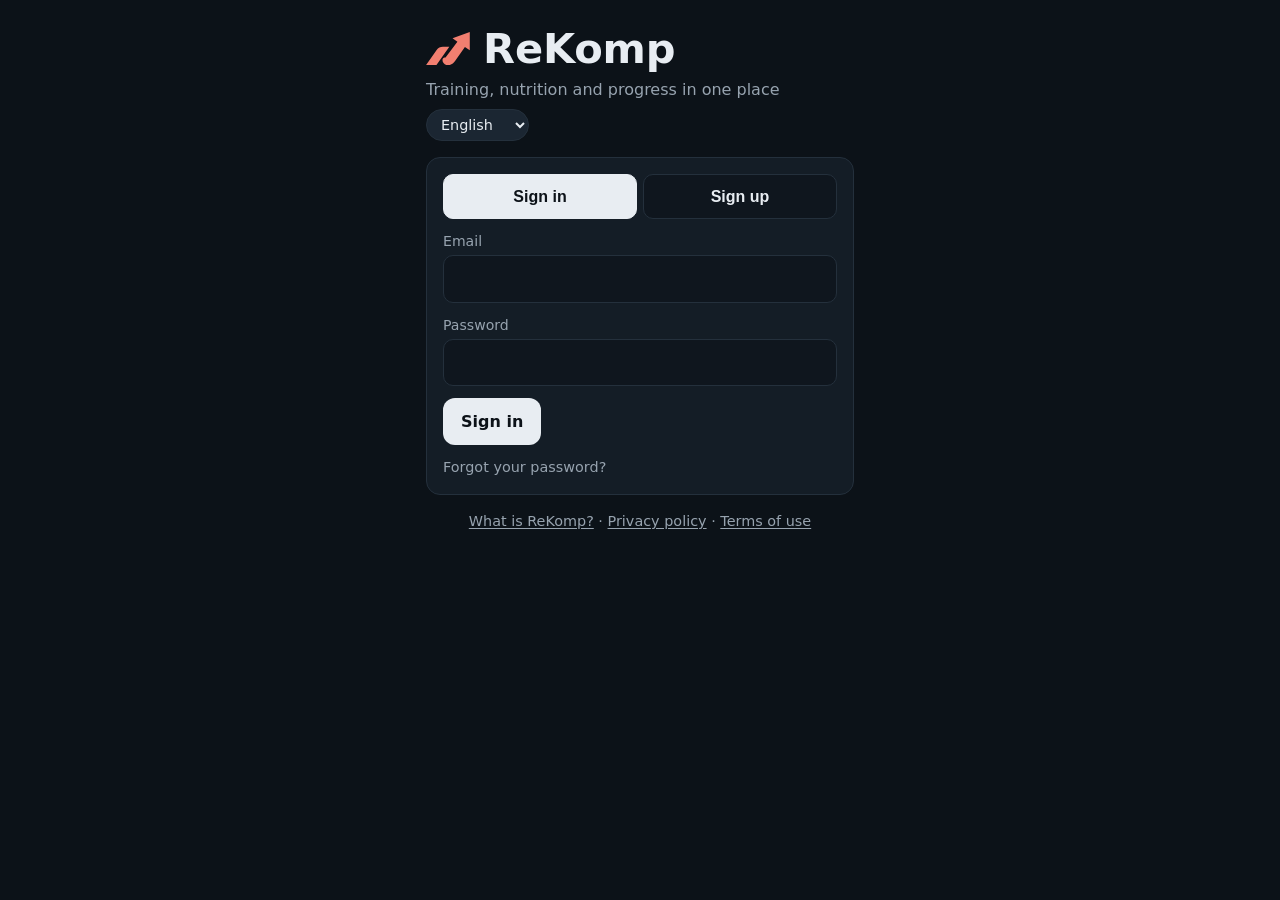
<file: index.html>
<!doctype html>
<html lang="sr-Latn">
<head>
<meta charset="utf-8">
<meta name="viewport" content="width=device-width, initial-scale=1, viewport-fit=cover">
<meta http-equiv="Content-Security-Policy" content="default-src 'self'; script-src 'self' https://static.cloudflareinsights.com; style-src 'self' 'unsafe-inline' https://fonts.googleapis.com; font-src 'self' https://fonts.gstatic.com; img-src 'self' data: blob:; connect-src 'self' https://ezowwzleaivcoqkuvyig.supabase.co wss://ezowwzleaivcoqkuvyig.supabase.co https://cloudflareinsights.com; manifest-src 'self'; worker-src 'self'; base-uri 'self'; form-action 'self'; object-src 'none'">
<meta name="theme-color" content="#141D26">
<meta name="color-scheme" content="dark">
<meta name="apple-mobile-web-app-capable" content="yes">
<meta name="mobile-web-app-capable" content="yes">
<meta name="apple-mobile-web-app-status-bar-style" content="black-translucent">
<meta name="apple-mobile-web-app-title" content="ReKomp">
<meta name="description" content="Trening, ishrana i napredak na jednom mestu.">
<title>ReKomp</title>
<link rel="manifest" href="manifest.webmanifest">
<link rel="icon" href="icons/favicon.svg" type="image/svg+xml">
<link rel="icon" href="icons/icon-192.png" type="image/png" sizes="192x192">
<link rel="apple-touch-icon" href="icons/apple-touch-icon.png">
<link rel="preconnect" href="https://fonts.googleapis.com">
<link rel="preconnect" href="https://fonts.gstatic.com" crossorigin>
<link rel="stylesheet" href="https://fonts.googleapis.com/css2?family=Barlow+Condensed:wght@500;600;700&family=Barlow:wght@400;500;600;700&display=swap">
<link rel="stylesheet" href="styles.css">
<script src="js/theme.js"></script>
</head>
<body>
<div id="app"><main class="wrap"><p class="muted">…</p></main></div>
<div id="toast" role="status" hidden></div>
<noscript><p style="padding:16px">Uključi JavaScript. · Enable JavaScript. · Включи JavaScript.</p></noscript>
<script src="config.js"></script>
<script src="vendor/supabase.js"></script>
<script type="module" src="js/app.js"></script>
</body>
</html>
</file>
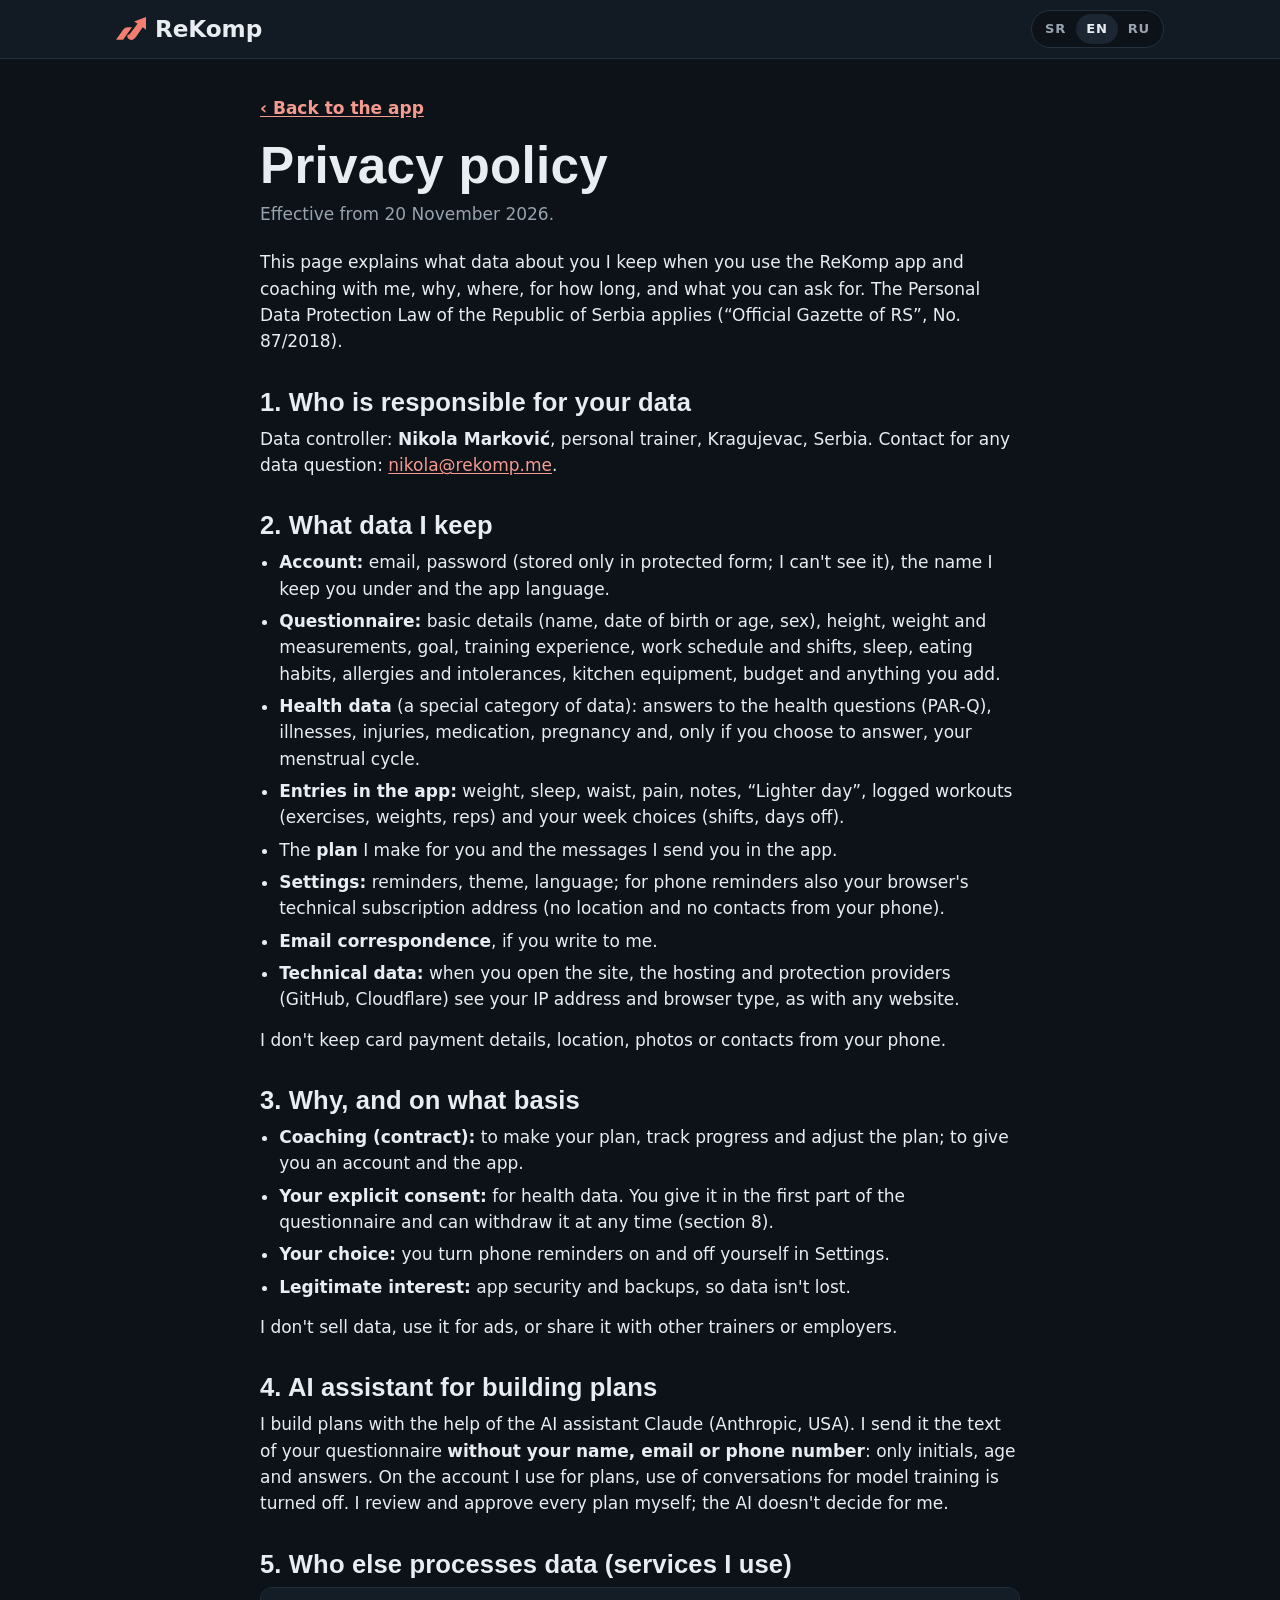
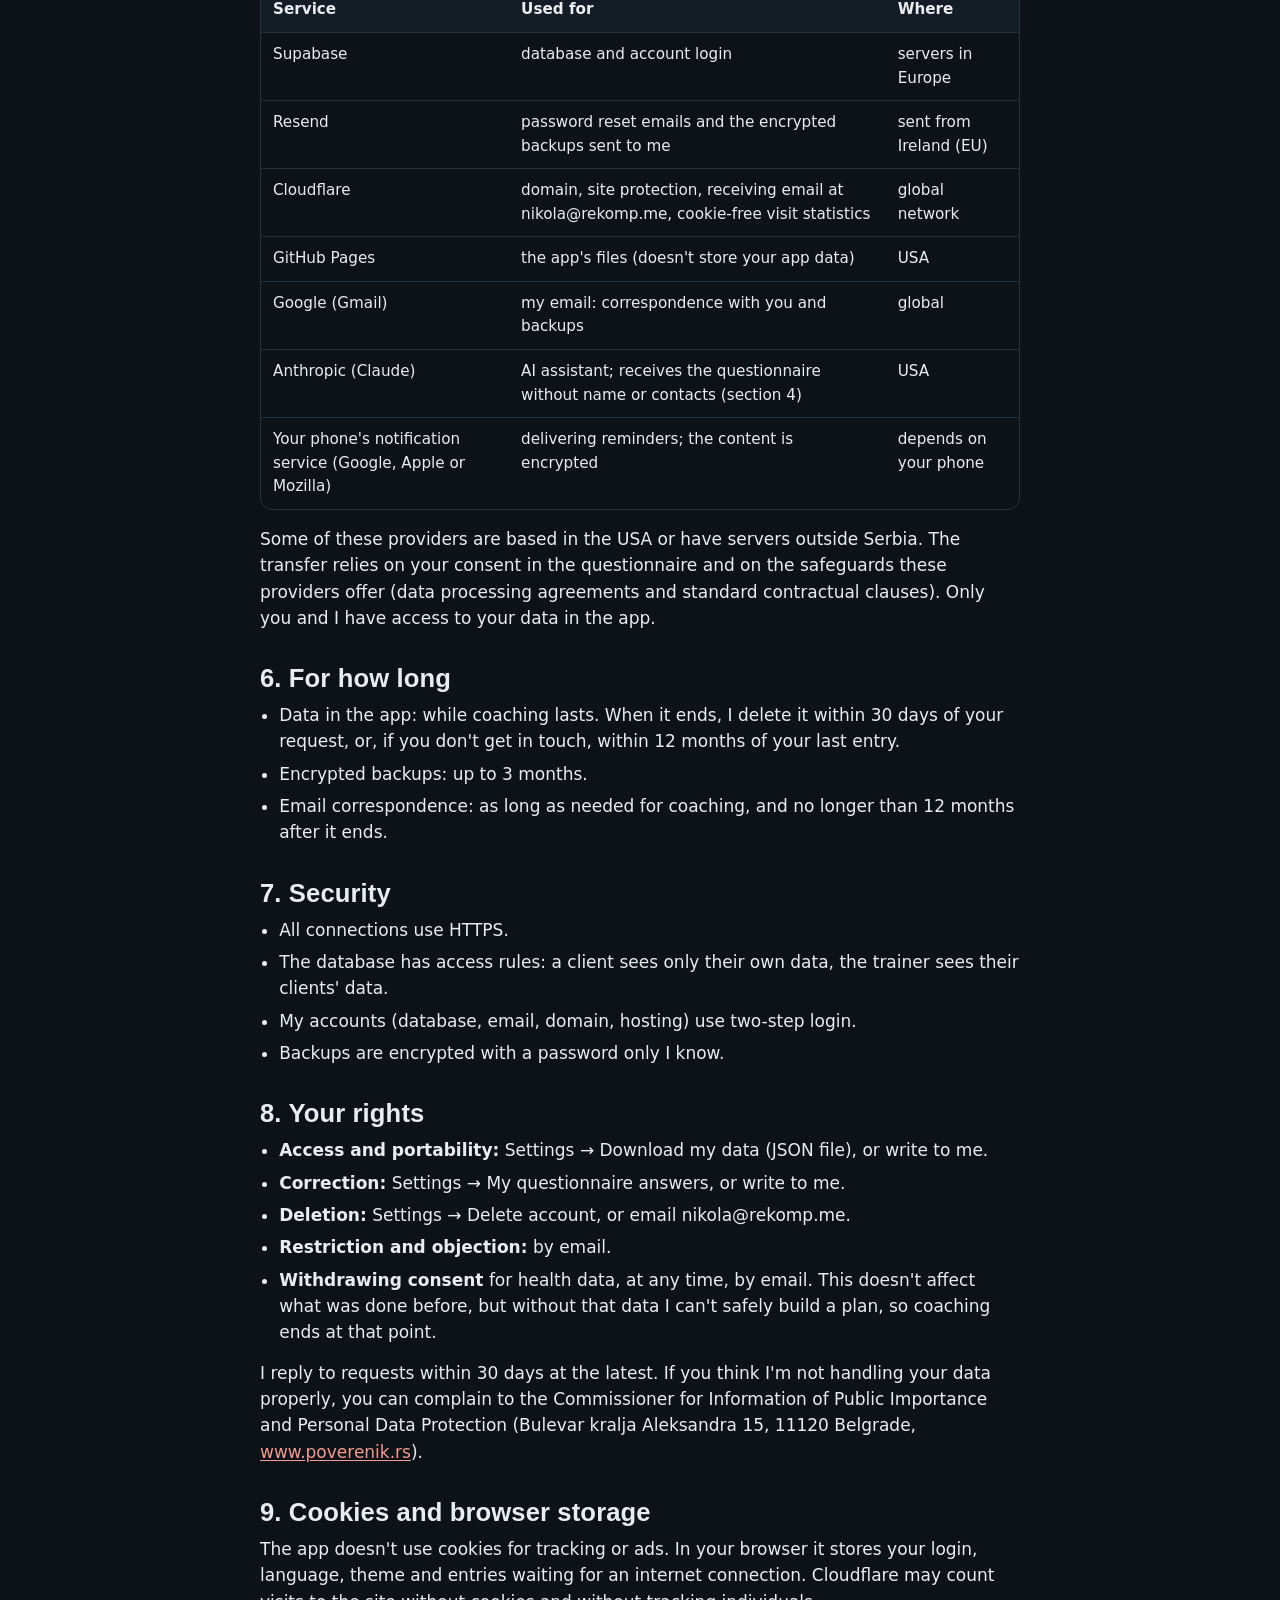
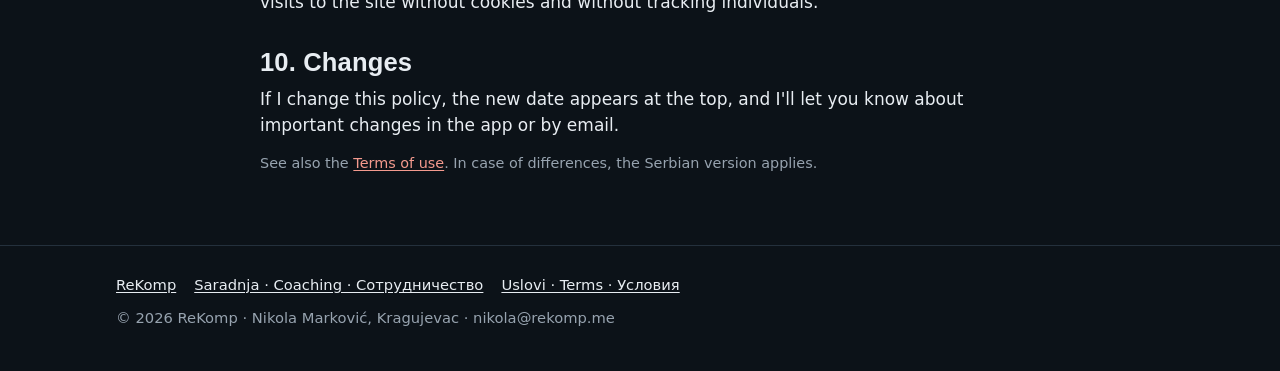
<file: privatnost/index.html>
<!doctype html>
<html lang="sr-Latn" data-theme="dark"
  data-title-sr="Politika privatnosti – ReKomp" data-title-en="Privacy policy – ReKomp" data-title-ru="Политика конфиденциальности – ReKomp"
  data-desc-sr="Koje podatke ReKomp čuva, zašto, gde, koliko dugo i koja su tvoja prava." data-desc-en="What data ReKomp keeps, why, where, for how long, and your rights." data-desc-ru="Какие данные хранит ReKomp, зачем, где, как долго и каковы твои права.">
<head>
<meta charset="utf-8">
<meta name="viewport" content="width=device-width, initial-scale=1, viewport-fit=cover">
<meta http-equiv="Content-Security-Policy" content="default-src 'self'; script-src 'self' https://static.cloudflareinsights.com; style-src 'self' https://fonts.googleapis.com; font-src 'self' https://fonts.gstatic.com; img-src 'self' data:; connect-src 'self' https://cloudflareinsights.com; base-uri 'self'; form-action 'none'; object-src 'none'">
<title>Politika privatnosti – ReKomp</title>
<meta name="description" content="Koje podatke ReKomp čuva, zašto, gde, koliko dugo i koja su tvoja prava.">
<meta name="theme-color" content="#141D26">
<link rel="canonical" href="https://rekomp.me/privatnost/">
<link rel="icon" href="../icons/favicon.svg" type="image/svg+xml">
<link rel="preconnect" href="https://fonts.googleapis.com">
<link rel="preconnect" href="https://fonts.gstatic.com" crossorigin>
<link rel="stylesheet" href="https://fonts.googleapis.com/css2?family=Barlow+Condensed:wght@600;700&family=Barlow:wght@400;600&display=swap">
<link rel="stylesheet" href="../site/site.css">
<script src="../js/theme.js"></script>
</head>
<body>
<header class="s-top"><div class="s-wrap">
  <a class="s-brand" href="../saradnja/" aria-label="ReKomp"><svg viewBox="339 297 329.1 250" aria-hidden="true"><g fill="#F27F70"><path d="M339 546L417 546L514.3 407L466.3 407Q436.3 407 419.1 431.6Z"/><path d="M668.1 297L668.1 435L631.5 409.4L557.5 515C546 531.4 527 547 505 547C481 547 463 530 463 508C463 493 474 485 486 489L575.1 369.9L538.4 344.2Z"/></g></svg>ReKomp</a>
  <div class="s-lang" role="group" aria-label="Jezik / Language / Язык"><button type="button" data-set-lang="sr" aria-pressed="true">SR</button><button type="button" data-set-lang="en" aria-pressed="false">EN</button><button type="button" data-set-lang="ru" aria-pressed="false">RU</button></div>
</div></header>
<main class="s-wrap">

<!-- ============ SRPSKI ============ -->
<article class="s-doc" data-l="sr" lang="sr-Latn">
  <a class="s-back" href="../">‹ Nazad u aplikaciju</a>
  <h1>Politika privatnosti</h1>
  <p class="s-meta">Važi od 20. novembra 2026.</p>
  <p>Ovde piše koje podatke o tebi čuvam kad koristiš aplikaciju ReKomp i saradnju sa mnom kao trenerom, zašto, gde, koliko dugo i šta možeš da tražiš. Primenjuje se Zakon o zaštiti podataka o ličnosti Republike Srbije („Službeni glasnik RS“, br. 87/2018).</p>

  <h2>1. Ko je odgovoran za tvoje podatke</h2>
  <p>Rukovalac podacima: <b>Nikola Marković</b>, lični trener, Kragujevac, Srbija. Kontakt za sva pitanja o podacima: <a href="mailto:nikola@rekomp.me">nikola@rekomp.me</a>.</p>

  <h2>2. Koje podatke čuvam</h2>
  <ul>
    <li><b>Nalog:</b> e-mail, lozinka (čuva se samo u zaštićenom obliku, ne vidim je), ime pod kojim te vodim i jezik aplikacije.</li>
    <li><b>Upitnik:</b> osnovni podaci (ime, datum rođenja ili godine, pol), visina, težina i mere, cilj, trenažno iskustvo, raspored rada i smene, san, navike u ishrani, alergije i netolerancije, oprema u kuhinji, budžet i ono što sam/a dopišeš.</li>
    <li><b>Podaci o zdravlju</b> (posebna vrsta podataka): odgovori na zdravstvena pitanja (PAR-Q), bolesti, povrede, lekovi, trudnoća i, samo ako odlučiš da odgovoriš, menstrualni ciklus.</li>
    <li><b>Unosi u aplikaciji:</b> težina, san, struk, bol, napomene, „Lakši dan“, upisani treninzi (vežbe, kilaže, ponavljanja) i izbor tvoje nedelje (smene, slobodni dani).</li>
    <li><b>Plan</b> koji pravim za tebe i poruke koje ti šaljem kroz aplikaciju.</li>
    <li><b>Podešavanja:</b> podsetnici, tema, jezik; za podsetnike na telefonu i tehnička adresa pretplate tvog pregledača (bez lokacije i kontakata sa telefona).</li>
    <li><b>Prepiska</b> mejlom, ako mi pišeš.</li>
    <li><b>Tehnički podaci:</b> pri otvaranju sajta pružaoci hostinga i zaštite (GitHub, Cloudflare) vide IP adresu i vrstu pregledača, kao i svaki sajt.</li>
  </ul>
  <p>Ne čuvam podatke o plaćanju karticom, lokaciju, fotografije ni kontakte sa tvog telefona.</p>

  <h2>3. Zašto i na osnovu čega</h2>
  <ul>
    <li><b>Saradnja (ugovor):</b> da napravim tvoj plan, pratim napredak i menjam plan; da imaš nalog i aplikaciju.</li>
    <li><b>Tvoj izričit pristanak:</b> za podatke o zdravlju. Pristanak daješ u prvom delu upitnika i možeš da ga povučeš bilo kad (tačka 8).</li>
    <li><b>Tvoj izbor:</b> podsetnike na telefonu uključuješ i isključuješ sam/a u Podešavanjima.</li>
    <li><b>Opravdan interes:</b> bezbednost aplikacije i rezervne kopije, da se podaci ne izgube.</li>
  </ul>
  <p>Podatke ne prodajem, ne koristim za reklame i ne delim sa drugim trenerima ni poslodavcima.</p>

  <h2>4. AI asistent pri izradi plana</h2>
  <p>Plan pravim uz pomoć AI asistenta Claude (kompanija Anthropic, SAD). Asistentu šaljem tekst tvog upitnika <b>bez imena, e-maila i telefona</b>: samo inicijale, godine i odgovore. Na nalogu koji koristim za planove isključeno je korišćenje razgovora za treniranje modela. Svaki plan pre slanja pregledam i odobravam ja; AI ne odlučuje umesto mene.</p>

  <h2>5. Ko još obrađuje podatke (usluge koje koristim)</h2>
  <div class="s-table"><table>
    <tr><th>Usluga</th><th>Za šta</th><th>Gde</th></tr>
    <tr><td>Supabase</td><td>baza podataka i prijava na nalog</td><td>serveri u Evropi</td></tr>
    <tr><td>Resend</td><td>mejlovi za novu lozinku i šifrovane rezervne kopije koje stižu meni</td><td>slanje iz Irske (EU)</td></tr>
    <tr><td>Cloudflare</td><td>domen, zaštita sajta, prijem mejla na nikola@rekomp.me, statistika poseta bez kolačića</td><td>globalna mreža</td></tr>
    <tr><td>GitHub Pages</td><td>fajlovi aplikacije (tvoje podatke iz aplikacije ne čuva)</td><td>SAD</td></tr>
    <tr><td>Google (Gmail)</td><td>moja e-pošta: prepiska sa tobom i rezervne kopije</td><td>globalno</td></tr>
    <tr><td>Anthropic (Claude)</td><td>AI asistent, dobija upitnik bez imena i kontakta (tačka 4)</td><td>SAD</td></tr>
    <tr><td>Servis za obaveštenja tvog telefona (Google, Apple ili Mozilla)</td><td>dostava podsetnika; sadržaj je šifrovan</td><td>prema proizvođaču telefona</td></tr>
  </table></div>
  <p>Neki od ovih pružalaca su iz SAD ili imaju servere van Srbije. Prenos se oslanja na tvoj pristanak iz upitnika i na zaštitne mere koje ti pružaoci nude (ugovori o obradi podataka i standardne ugovorne klauzule). Pristup tvojim podacima u aplikaciji imamo samo ti i ja.</p>

  <h2>6. Koliko dugo</h2>
  <ul>
    <li>Podaci u aplikaciji: dok traje saradnja. Kad saradnja prestane, brišem ih najkasnije 30 dana posle tvog zahteva, a ako se ne javiš, najkasnije 12 meseci posle tvog poslednjeg unosa.</li>
    <li>Šifrovane rezervne kopije: najviše 3 meseca.</li>
    <li>Prepiska mejlom: dok je potrebna za saradnju, najkasnije 12 meseci posle njenog kraja.</li>
  </ul>

  <h2>7. Zaštita</h2>
  <ul>
    <li>Sva veza ide preko HTTPS-a.</li>
    <li>U bazi su pravila pristupa: klijent vidi samo svoje podatke, a trener podatke svojih klijenata.</li>
    <li>Moji nalozi (baza, e-pošta, domen, hosting) imaju dvostepenu prijavu.</li>
    <li>Rezervne kopije su šifrovane lozinkom koju znam samo ja.</li>
  </ul>

  <h2>8. Tvoja prava</h2>
  <ul>
    <li><b>Pristup i prenosivost:</b> Podešavanja → Preuzmi moje podatke (fajl JSON), ili mi piši.</li>
    <li><b>Ispravka:</b> Podešavanja → Moji odgovori iz upitnika, ili mi piši.</li>
    <li><b>Brisanje:</b> Podešavanja → Brisanje naloga, ili mejl na nikola@rekomp.me.</li>
    <li><b>Ograničenje obrade i prigovor:</b> mejlom.</li>
    <li><b>Povlačenje pristanka</b> za podatke o zdravlju, bilo kad, mejlom. To ne menja ono što je urađeno pre toga, ali bez tih podataka ne mogu bezbedno da pravim plan, pa se saradnja tada završava.</li>
  </ul>
  <p>Na zahtev odgovaram najkasnije za 30 dana. Ako misliš da tvoje podatke ne obrađujem kako treba, možeš da podneseš pritužbu Povereniku za informacije od javnog značaja i zaštitu podataka o ličnosti (Bulevar kralja Aleksandra 15, 11120 Beograd, <a href="https://www.poverenik.rs" rel="noopener">www.poverenik.rs</a>).</p>


  <h2>9. Kolačići i podaci u pregledaču</h2>
  <p>Aplikacija ne koristi kolačiće za praćenje ni reklame. U tvom pregledaču čuva prijavu, jezik, temu i unose koji čekaju internet. Cloudflare može da beleži broj poseta sajtu bez kolačića i bez praćenja pojedinca.</p>

  <h2>10. Izmene</h2>
  <p>Ako promenim ovu politiku, novi datum piše na vrhu, a o važnim izmenama te obaveštavam u aplikaciji ili mejlom.</p>
  <p class="s-muted s-small">Vidi i <a href="../uslovi/">Uslove korišćenja</a>.</p>
</article>

<!-- ============ ENGLISH ============ -->
<article class="s-doc" data-l="en" lang="en">
  <a class="s-back" href="../">‹ Back to the app</a>
  <h1>Privacy policy</h1>
  <p class="s-meta">Effective from 20 November 2026.</p>
  <p>This page explains what data about you I keep when you use the ReKomp app and coaching with me, why, where, for how long, and what you can ask for. The Personal Data Protection Law of the Republic of Serbia applies (“Official Gazette of RS”, No. 87/2018).</p>

  <h2>1. Who is responsible for your data</h2>
  <p>Data controller: <b>Nikola Marković</b>, personal trainer, Kragujevac, Serbia. Contact for any data question: <a href="mailto:nikola@rekomp.me">nikola@rekomp.me</a>.</p>

  <h2>2. What data I keep</h2>
  <ul>
    <li><b>Account:</b> email, password (stored only in protected form; I can't see it), the name I keep you under and the app language.</li>
    <li><b>Questionnaire:</b> basic details (name, date of birth or age, sex), height, weight and measurements, goal, training experience, work schedule and shifts, sleep, eating habits, allergies and intolerances, kitchen equipment, budget and anything you add.</li>
    <li><b>Health data</b> (a special category of data): answers to the health questions (PAR-Q), illnesses, injuries, medication, pregnancy and, only if you choose to answer, your menstrual cycle.</li>
    <li><b>Entries in the app:</b> weight, sleep, waist, pain, notes, “Lighter day”, logged workouts (exercises, weights, reps) and your week choices (shifts, days off).</li>
    <li>The <b>plan</b> I make for you and the messages I send you in the app.</li>
    <li><b>Settings:</b> reminders, theme, language; for phone reminders also your browser's technical subscription address (no location and no contacts from your phone).</li>
    <li><b>Email correspondence</b>, if you write to me.</li>
    <li><b>Technical data:</b> when you open the site, the hosting and protection providers (GitHub, Cloudflare) see your IP address and browser type, as with any website.</li>
  </ul>
  <p>I don't keep card payment details, location, photos or contacts from your phone.</p>

  <h2>3. Why, and on what basis</h2>
  <ul>
    <li><b>Coaching (contract):</b> to make your plan, track progress and adjust the plan; to give you an account and the app.</li>
    <li><b>Your explicit consent:</b> for health data. You give it in the first part of the questionnaire and can withdraw it at any time (section 8).</li>
    <li><b>Your choice:</b> you turn phone reminders on and off yourself in Settings.</li>
    <li><b>Legitimate interest:</b> app security and backups, so data isn't lost.</li>
  </ul>
  <p>I don't sell data, use it for ads, or share it with other trainers or employers.</p>

  <h2>4. AI assistant for building plans</h2>
  <p>I build plans with the help of the AI assistant Claude (Anthropic, USA). I send it the text of your questionnaire <b>without your name, email or phone number</b>: only initials, age and answers. On the account I use for plans, use of conversations for model training is turned off. I review and approve every plan myself; the AI doesn't decide for me.</p>

  <h2>5. Who else processes data (services I use)</h2>
  <div class="s-table"><table>
    <tr><th>Service</th><th>Used for</th><th>Where</th></tr>
    <tr><td>Supabase</td><td>database and account login</td><td>servers in Europe</td></tr>
    <tr><td>Resend</td><td>password reset emails and the encrypted backups sent to me</td><td>sent from Ireland (EU)</td></tr>
    <tr><td>Cloudflare</td><td>domain, site protection, receiving email at nikola@rekomp.me, cookie-free visit statistics</td><td>global network</td></tr>
    <tr><td>GitHub Pages</td><td>the app's files (doesn't store your app data)</td><td>USA</td></tr>
    <tr><td>Google (Gmail)</td><td>my email: correspondence with you and backups</td><td>global</td></tr>
    <tr><td>Anthropic (Claude)</td><td>AI assistant; receives the questionnaire without name or contacts (section 4)</td><td>USA</td></tr>
    <tr><td>Your phone's notification service (Google, Apple or Mozilla)</td><td>delivering reminders; the content is encrypted</td><td>depends on your phone</td></tr>
  </table></div>
  <p>Some of these providers are based in the USA or have servers outside Serbia. The transfer relies on your consent in the questionnaire and on the safeguards these providers offer (data processing agreements and standard contractual clauses). Only you and I have access to your data in the app.</p>

  <h2>6. For how long</h2>
  <ul>
    <li>Data in the app: while coaching lasts. When it ends, I delete it within 30 days of your request, or, if you don't get in touch, within 12 months of your last entry.</li>
    <li>Encrypted backups: up to 3 months.</li>
    <li>Email correspondence: as long as needed for coaching, and no longer than 12 months after it ends.</li>
  </ul>

  <h2>7. Security</h2>
  <ul>
    <li>All connections use HTTPS.</li>
    <li>The database has access rules: a client sees only their own data, the trainer sees their clients' data.</li>
    <li>My accounts (database, email, domain, hosting) use two-step login.</li>
    <li>Backups are encrypted with a password only I know.</li>
  </ul>

  <h2>8. Your rights</h2>
  <ul>
    <li><b>Access and portability:</b> Settings → Download my data (JSON file), or write to me.</li>
    <li><b>Correction:</b> Settings → My questionnaire answers, or write to me.</li>
    <li><b>Deletion:</b> Settings → Delete account, or email nikola@rekomp.me.</li>
    <li><b>Restriction and objection:</b> by email.</li>
    <li><b>Withdrawing consent</b> for health data, at any time, by email. This doesn't affect what was done before, but without that data I can't safely build a plan, so coaching ends at that point.</li>
  </ul>
  <p>I reply to requests within 30 days at the latest. If you think I'm not handling your data properly, you can complain to the Commissioner for Information of Public Importance and Personal Data Protection (Bulevar kralja Aleksandra 15, 11120 Belgrade, <a href="https://www.poverenik.rs" rel="noopener">www.poverenik.rs</a>).</p>


  <h2>9. Cookies and browser storage</h2>
  <p>The app doesn't use cookies for tracking or ads. In your browser it stores your login, language, theme and entries waiting for an internet connection. Cloudflare may count visits to the site without cookies and without tracking individuals.</p>

  <h2>10. Changes</h2>
  <p>If I change this policy, the new date appears at the top, and I'll let you know about important changes in the app or by email.</p>
  <p class="s-muted s-small">See also the <a href="../uslovi/?lang=en">Terms of use</a>. In case of differences, the Serbian version applies.</p>
</article>

<!-- ============ РУССКИЙ ============ -->
<article class="s-doc" data-l="ru" lang="ru">
  <a class="s-back" href="../">‹ Назад в приложение</a>
  <h1>Политика конфиденциальности</h1>
  <p class="s-meta">Действует с 20 ноября 2026 г.</p>
  <p>Здесь написано, какие данные о тебе я храню, когда ты пользуешься приложением ReKomp и работаешь со мной как с тренером, зачем, где, как долго и что ты можешь потребовать. Применяется Закон о защите персональных данных Республики Сербия («Службени гласник РС», № 87/2018).</p>

  <h2>1. Кто отвечает за твои данные</h2>
  <p>Оператор данных: <b>Никола Маркович</b>, личный тренер, Крагуевац, Сербия. Контакт по любым вопросам о данных: <a href="mailto:nikola@rekomp.me">nikola@rekomp.me</a>.</p>

  <h2>2. Какие данные я храню</h2>
  <ul>
    <li><b>Аккаунт:</b> e-mail, пароль (хранится только в защищённом виде, я его не вижу), имя, под которым я тебя веду, и язык приложения.</li>
    <li><b>Анкета:</b> основные данные (имя, дата рождения или возраст, пол), рост, вес и замеры, цель, тренировочный опыт, график работы и смены, сон, привычки в питании, аллергии и непереносимости, кухонное оборудование, бюджет и всё, что ты допишешь.</li>
    <li><b>Данные о здоровье</b> (особая категория данных): ответы на вопросы о здоровье (PAR-Q), болезни, травмы, лекарства, беременность и, только если ты решишь ответить, менструальный цикл.</li>
    <li><b>Записи в приложении:</b> вес, сон, талия, боль, заметки, «Лёгкий день», записанные тренировки (упражнения, веса, повторения) и выбор твоей недели (смены, выходные).</li>
    <li><b>План</b>, который я составляю для тебя, и сообщения, которые я отправляю тебе в приложении.</li>
    <li><b>Настройки:</b> напоминания, тема, язык; для напоминаний на телефон также технический адрес подписки браузера (без местоположения и контактов с телефона).</li>
    <li><b>Переписка</b> по почте, если ты мне пишешь.</li>
    <li><b>Технические данные:</b> при открытии сайта поставщики хостинга и защиты (GitHub, Cloudflare) видят IP-адрес и тип браузера, как и любой сайт.</li>
  </ul>
  <p>Я не храню данные банковских карт, местоположение, фотографии и контакты с твоего телефона.</p>

  <h2>3. Зачем и на каком основании</h2>
  <ul>
    <li><b>Сотрудничество (договор):</b> чтобы составить план, следить за прогрессом и менять план; чтобы у тебя был аккаунт и приложение.</li>
    <li><b>Твоё явное согласие:</b> для данных о здоровье. Ты даёшь его в первой части анкеты и можешь отозвать в любой момент (пункт 8).</li>
    <li><b>Твой выбор:</b> напоминания на телефон ты включаешь и выключаешь сам(а) в Настройках.</li>
    <li><b>Законный интерес:</b> безопасность приложения и резервные копии, чтобы данные не потерялись.</li>
  </ul>
  <p>Я не продаю данные, не использую их для рекламы и не передаю другим тренерам или работодателям.</p>

  <h2>4. ИИ-ассистент при составлении плана</h2>
  <p>Я составляю планы с помощью ИИ-ассистента Claude (компания Anthropic, США). Ассистенту я отправляю текст твоей анкеты <b>без имени, e-mail и телефона</b>: только инициалы, возраст и ответы. В аккаунте, который я использую для планов, отключено использование разговоров для обучения моделей. Каждый план я проверяю и утверждаю сам; ИИ не принимает решений вместо меня.</p>

  <h2>5. Кто ещё обрабатывает данные (сервисы, которыми я пользуюсь)</h2>
  <div class="s-table"><table>
    <tr><th>Сервис</th><th>Для чего</th><th>Где</th></tr>
    <tr><td>Supabase</td><td>база данных и вход в аккаунт</td><td>серверы в Европе</td></tr>
    <tr><td>Resend</td><td>письма для нового пароля и зашифрованные резервные копии, которые приходят мне</td><td>отправка из Ирландии (ЕС)</td></tr>
    <tr><td>Cloudflare</td><td>домен, защита сайта, приём почты на nikola@rekomp.me, статистика посещений без cookie</td><td>глобальная сеть</td></tr>
    <tr><td>GitHub Pages</td><td>файлы приложения (твои данные из приложения не хранит)</td><td>США</td></tr>
    <tr><td>Google (Gmail)</td><td>моя почта: переписка с тобой и резервные копии</td><td>глобально</td></tr>
    <tr><td>Anthropic (Claude)</td><td>ИИ-ассистент, получает анкету без имени и контактов (пункт 4)</td><td>США</td></tr>
    <tr><td>Сервис уведомлений твоего телефона (Google, Apple или Mozilla)</td><td>доставка напоминаний; содержание зашифровано</td><td>зависит от телефона</td></tr>
  </table></div>
  <p>Некоторые из этих поставщиков находятся в США или имеют серверы за пределами Сербии. Передача основана на твоём согласии в анкете и на мерах защиты, которые предлагают эти поставщики (договоры об обработке данных и стандартные договорные условия). Доступ к твоим данным в приложении есть только у тебя и у меня.</p>

  <h2>6. Как долго</h2>
  <ul>
    <li>Данные в приложении: пока длится сотрудничество. Когда оно заканчивается, я удаляю их не позже чем через 30 дней после твоего запроса, а если ты не напишешь — не позже чем через 12 месяцев после твоей последней записи.</li>
    <li>Зашифрованные резервные копии: не дольше 3 месяцев.</li>
    <li>Переписка по почте: пока нужна для работы, не дольше 12 месяцев после её окончания.</li>
  </ul>

  <h2>7. Защита</h2>
  <ul>
    <li>Всё соединение идёт через HTTPS.</li>
    <li>В базе есть правила доступа: клиент видит только свои данные, тренер — данные своих клиентов.</li>
    <li>Мои аккаунты (база, почта, домен, хостинг) защищены двухэтапным входом.</li>
    <li>Резервные копии зашифрованы паролем, который знаю только я.</li>
  </ul>

  <h2>8. Твои права</h2>
  <ul>
    <li><b>Доступ и переносимость:</b> Настройки → Скачать мои данные (файл JSON) или напиши мне.</li>
    <li><b>Исправление:</b> Настройки → Мои ответы в анкете или напиши мне.</li>
    <li><b>Удаление:</b> Настройки → Удаление аккаунта или письмо на nikola@rekomp.me.</li>
    <li><b>Ограничение обработки и возражение:</b> по почте.</li>
    <li><b>Отзыв согласия</b> на обработку данных о здоровье — в любой момент, по почте. Это не меняет того, что было сделано раньше, но без этих данных я не могу безопасно составлять план, поэтому сотрудничество на этом заканчивается.</li>
  </ul>
  <p>На запрос я отвечаю не позже чем через 30 дней. Если считаешь, что я обрабатываю твои данные неправильно, можешь подать жалобу Уполномоченному по информации общественного значения и защите персональных данных Сербии (Bulevar kralja Aleksandra 15, 11120 Белград, <a href="https://www.poverenik.rs" rel="noopener">www.poverenik.rs</a>).</p>


  <h2>9. Cookie и данные в браузере</h2>
  <p>Приложение не использует cookie для отслеживания или рекламы. В твоём браузере оно хранит вход, язык, тему и записи, которые ждут интернета. Cloudflare может считать посещения сайта без cookie и без отслеживания отдельных людей.</p>

  <h2>10. Изменения</h2>
  <p>Если я изменю эту политику, новая дата будет указана вверху, а о важных изменениях я сообщу в приложении или по почте.</p>
  <p class="s-muted s-small">См. также <a href="../uslovi/?lang=ru">Условия использования</a>. При расхождениях действует сербская версия.</p>
</article>

</main>
<footer class="s-foot"><div class="s-wrap">
  <nav><a href="../">ReKomp</a><a href="../saradnja/">Saradnja · Coaching · Сотрудничество</a><a href="../uslovi/">Uslovi · Terms · Условия</a></nav>
  <p>© 2026 ReKomp · Nikola Marković, Kragujevac · nikola@rekomp.me</p>
</div></footer>
<script src="../site/site.js"></script>
</body>
</html>
</file>
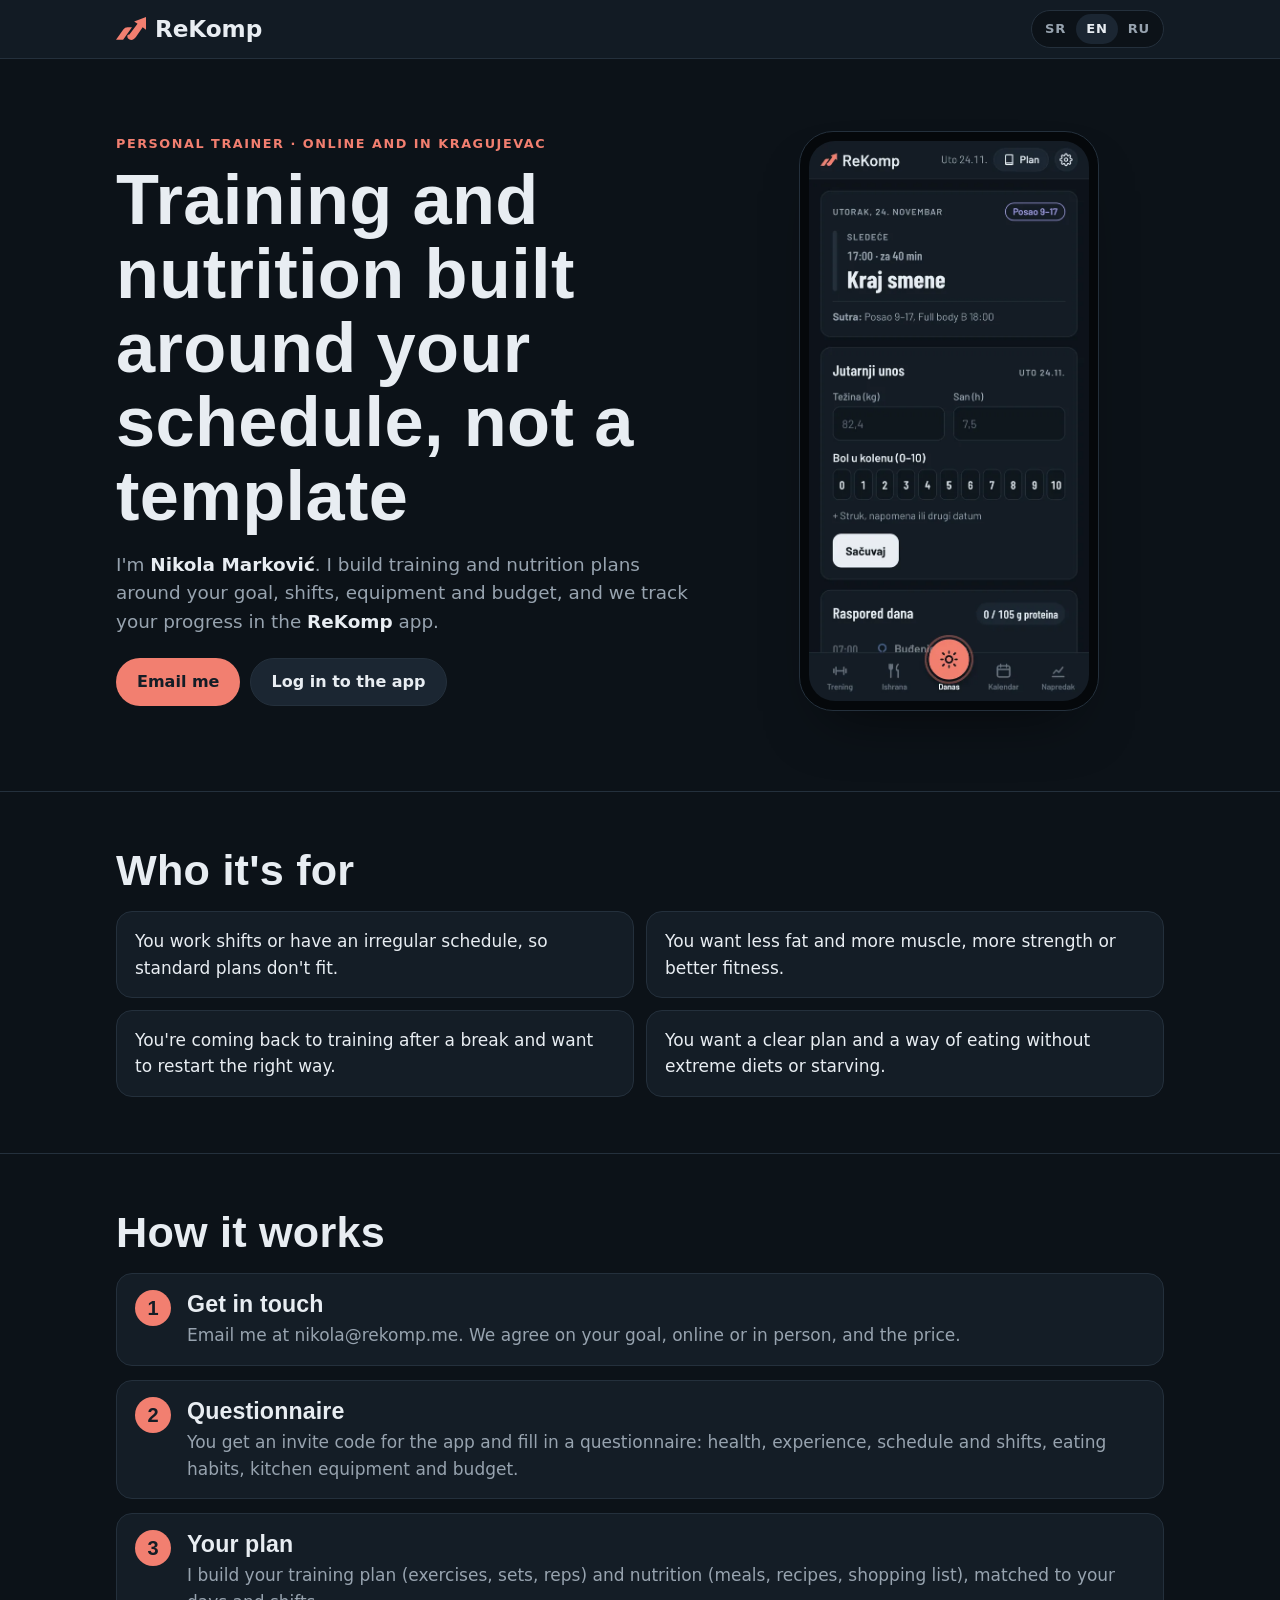
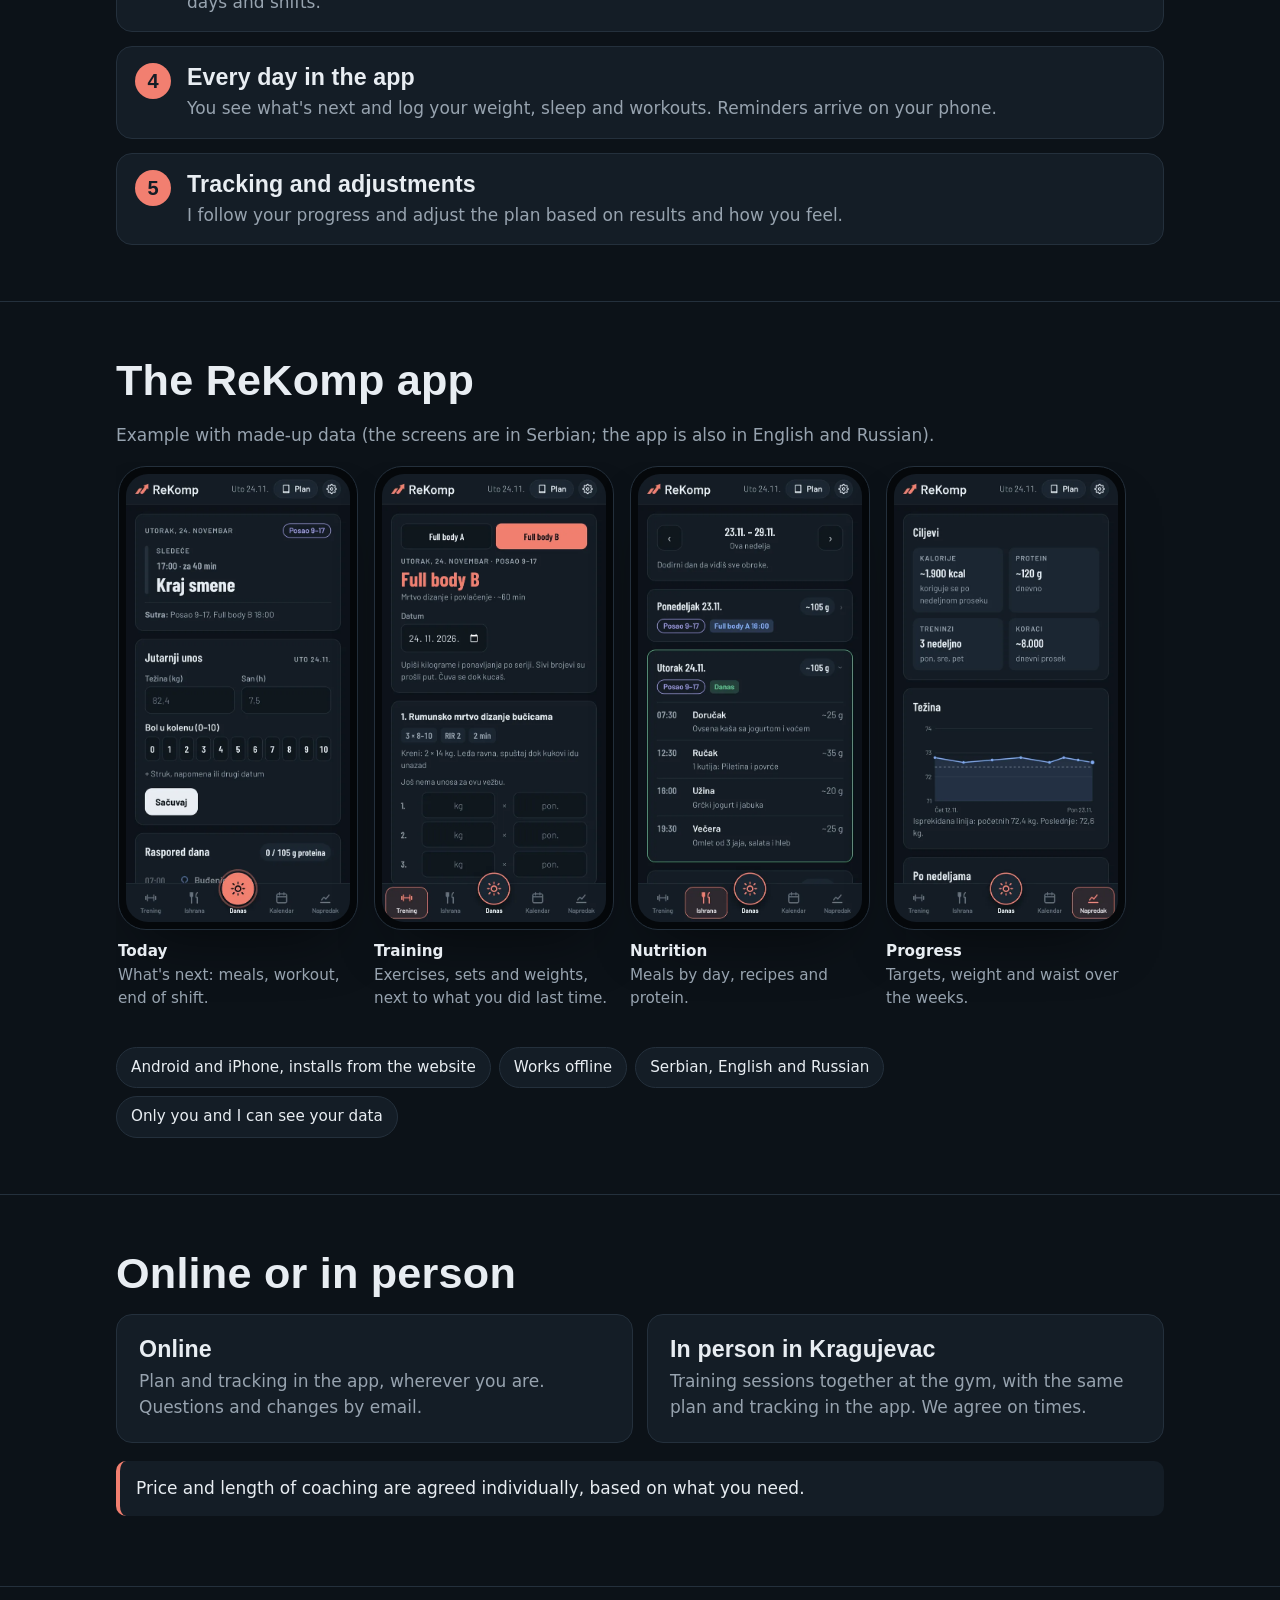
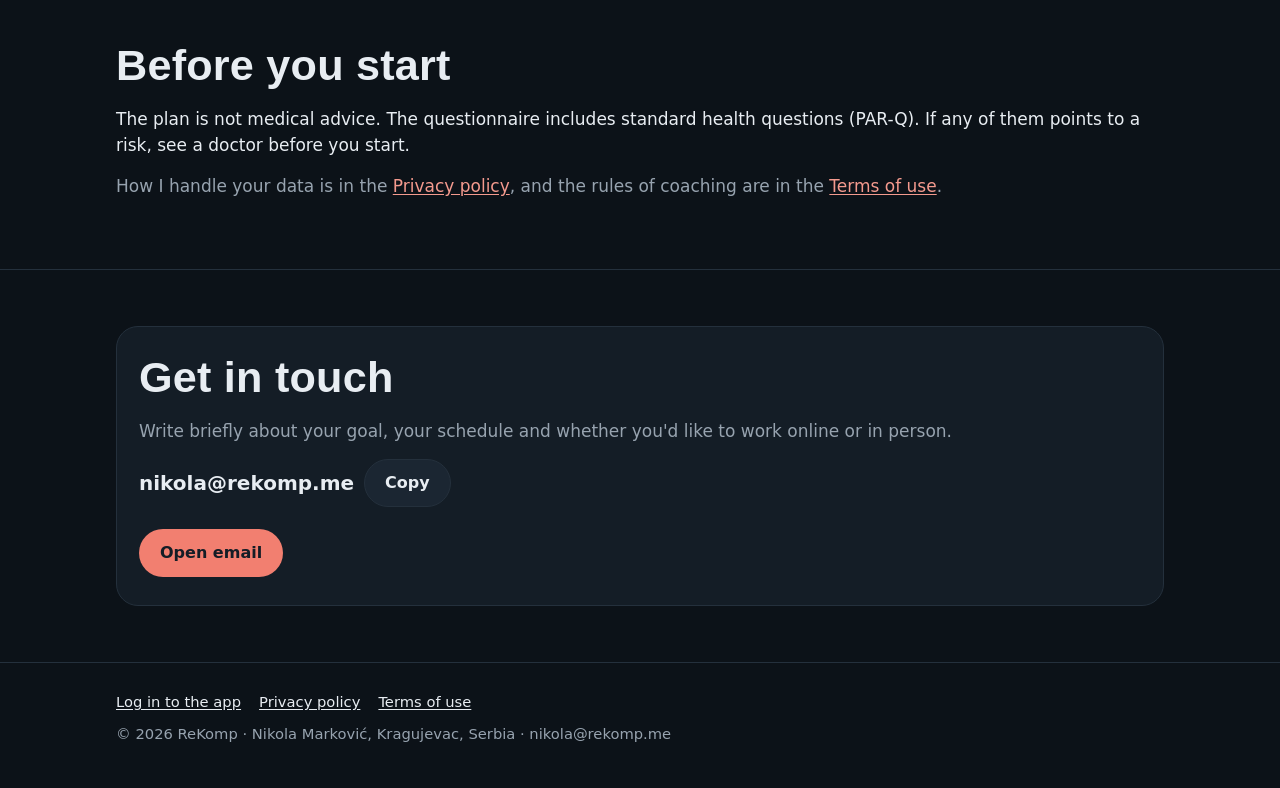
<file: saradnja/index.html>
<!doctype html>
<html lang="sr-Latn" data-theme="dark"
  data-title-sr="ReKomp – lični trener online i uživo u Kragujevcu" data-title-en="ReKomp – personal trainer online and in Kragujevac" data-title-ru="ReKomp – личный тренер онлайн и в Крагуеваце"
  data-desc-sr="Plan treninga i ishrane prema tvom cilju, smenama, opremi i budžetu, i praćenje kroz aplikaciju ReKomp. Nikola Marković, online i uživo u Kragujevcu."
  data-desc-en="A training and nutrition plan built around your goal, shifts, equipment and budget, tracked in the ReKomp app. Nikola Marković, online and in person in Kragujevac."
  data-desc-ru="План тренировок и питания под твою цель, смены, оборудование и бюджет, с сопровождением в приложении ReKomp. Никола Маркович, онлайн и очно в Крагуеваце.">
<head>
<meta charset="utf-8">
<meta name="viewport" content="width=device-width, initial-scale=1, viewport-fit=cover">
<meta http-equiv="Content-Security-Policy" content="default-src 'self'; script-src 'self' https://static.cloudflareinsights.com; style-src 'self' https://fonts.googleapis.com; font-src 'self' https://fonts.gstatic.com; img-src 'self' data:; connect-src 'self' https://cloudflareinsights.com; base-uri 'self'; form-action 'none'; object-src 'none'">
<title>ReKomp – lični trener online i uživo u Kragujevcu</title>
<meta name="description" content="Plan treninga i ishrane prema tvom cilju, smenama, opremi i budžetu, i praćenje kroz aplikaciju ReKomp. Nikola Marković, online i uživo u Kragujevcu.">
<meta name="theme-color" content="#141D26">
<meta property="og:title" content="ReKomp – lični trener online i uživo u Kragujevcu">
<meta property="og:description" content="Plan treninga i ishrane po tvom rasporedu, sa praćenjem kroz aplikaciju.">
<meta property="og:image" content="https://rekomp.me/icons/icon-512.png">
<meta property="og:url" content="https://rekomp.me/saradnja/">
<link rel="canonical" href="https://rekomp.me/saradnja/">
<link rel="icon" href="../icons/favicon.svg" type="image/svg+xml">
<link rel="apple-touch-icon" href="../icons/apple-touch-icon.png">
<link rel="preconnect" href="https://fonts.googleapis.com">
<link rel="preconnect" href="https://fonts.gstatic.com" crossorigin>
<link rel="stylesheet" href="https://fonts.googleapis.com/css2?family=Barlow+Condensed:wght@600;700&family=Barlow:wght@400;600&display=swap">
<link rel="stylesheet" href="../site/site.css">
<script src="../js/theme.js"></script>
</head>
<body>
<header class="s-top"><div class="s-wrap">
  <a class="s-brand" href="./" aria-label="ReKomp"><svg viewBox="339 297 329.1 250" aria-hidden="true"><g fill="#F27F70"><path d="M339 546L417 546L514.3 407L466.3 407Q436.3 407 419.1 431.6Z"/><path d="M668.1 297L668.1 435L631.5 409.4L557.5 515C546 531.4 527 547 505 547C481 547 463 530 463 508C463 493 474 485 486 489L575.1 369.9L538.4 344.2Z"/></g></svg>ReKomp</a>
  <div class="s-lang" role="group" aria-label="Jezik / Language / Язык"><button type="button" data-set-lang="sr" aria-pressed="true">SR</button><button type="button" data-set-lang="en" aria-pressed="false">EN</button><button type="button" data-set-lang="ru" aria-pressed="false">RU</button></div>
</div></header>

<main>
<!-- ============ SRPSKI ============ -->
<div data-l="sr" lang="sr-Latn">
  <section class="s-wrap s-hero">
    <div>
      <p class="s-eyebrow">Lični trener · online i uživo u Kragujevcu</p>
      <h1>Trening i ishrana po tvom rasporedu, ne po šablonu</h1>
      <p class="lead">Ja sam <b>Nikola Marković</b>. Pravim plan treninga i ishrane prema tvom cilju, smenama, opremi i budžetu, a napredak pratimo kroz aplikaciju <b>ReKomp</b>.</p>
      <div class="s-btns"><a class="s-btn primary" href="mailto:nikola@rekomp.me?subject=Saradnja">Piši mi</a><a class="s-btn" href="../">Prijava u aplikaciju</a></div>
    </div>
    <div class="s-phone"><img src="danas.webp" width="585" height="1170" alt="Aplikacija ReKomp, ekran Danas: sledeća obaveza, jutarnji unos težine i sna" fetchpriority="high"></div>
  </section>

  <section class="s-section"><div class="s-wrap">
    <h2>Za koga je</h2>
    <ul class="s-who">
      <li>Radiš u smenama ili imaš neredovan raspored, pa ti klasični planovi ne odgovaraju.</li>
      <li>Želiš manje masti i više mišića, veću snagu ili bolju kondiciju.</li>
      <li>Vraćaš se treningu posle pauze i hoćeš da kreneš kako treba.</li>
      <li>Hoćeš jasan plan i ishranu bez ekstremnih dijeta i gladovanja.</li>
    </ul>
  </div></section>

  <section class="s-section"><div class="s-wrap">
    <h2>Kako izgleda saradnja</h2>
    <ol class="s-steps">
      <li><h3>Javiš se</h3><p>Piši mi na nikola@rekomp.me. Dogovaramo cilj, da li radimo online ili uživo i cenu.</p></li>
      <li><h3>Upitnik</h3><p>Dobiješ pozivni kod za aplikaciju i popuniš upitnik: zdravlje, iskustvo, raspored i smene, ishrana, oprema u kuhinji i budžet.</p></li>
      <li><h3>Tvoj plan</h3><p>Pravim plan treninga (vežbe, serije, ponavljanja) i ishrane (obroci, recepti, kupovna lista), usklađen sa tvojim danima i smenama.</p></li>
      <li><h3>Svaki dan u aplikaciji</h3><p>Vidiš šta je na redu i upisuješ težinu, san i treninge. Podsetnici stižu na telefon.</p></li>
      <li><h3>Praćenje i izmene</h3><p>Pratim napredak i menjam plan prema rezultatima i tome kako se osećaš.</p></li>
    </ol>
  </div></section>

  <section class="s-section"><div class="s-wrap">
    <h2>Aplikacija ReKomp</h2>
    <p class="s-muted">Primer sa izmišljenim podacima.</p>
    <div class="s-shots" tabindex="0" aria-label="Ekrani aplikacije">
      <figure><div class="s-phone"><img src="danas.webp" width="585" height="1170" loading="lazy" alt="Ekran Danas"></div><figcaption><b>Danas</b>Šta je na redu: obroci, trening, kraj smene.</figcaption></figure>
      <figure><div class="s-phone"><img src="trening.webp" width="585" height="1170" loading="lazy" alt="Ekran Trening"></div><figcaption><b>Trening</b>Vežbe, serije i kilaže, uz ono što si radio prošli put.</figcaption></figure>
      <figure><div class="s-phone"><img src="ishrana.webp" width="585" height="1170" loading="lazy" alt="Ekran Ishrana"></div><figcaption><b>Ishrana</b>Obroci po danima, recepti i proteini.</figcaption></figure>
      <figure><div class="s-phone"><img src="napredak.webp" width="585" height="1170" loading="lazy" alt="Ekran Napredak"></div><figcaption><b>Napredak</b>Ciljevi, težina i struk kroz nedelje.</figcaption></figure>
    </div>
    <ul class="s-feats">
      <li>Android i iPhone, instalira se sa sajta</li><li>Radi i bez interneta</li><li>Srpski, engleski i ruski</li><li>Tvoje podatke vidimo samo ti i ja</li>
    </ul>
  </div></section>

  <section class="s-section"><div class="s-wrap">
    <h2>Online ili uživo</h2>
    <div class="s-two">
      <div><h3>Online</h3><p>Plan i praćenje kroz aplikaciju, odakle god da si. Pitanja i izmene preko mejla.</p></div>
      <div><h3>Uživo u Kragujevcu</h3><p>Treninzi zajedno u teretani, uz isti plan i praćenje u aplikaciji. Termine dogovaramo.</p></div>
    </div>
    <p class="s-note">Cenu i trajanje saradnje dogovaramo pojedinačno, prema onome što ti treba.</p>
  </div></section>

  <section class="s-section"><div class="s-wrap">
    <h2>Pre početka</h2>
    <p>Plan nije medicinski savet. Upitnik ima standardna zdravstvena pitanja (PAR-Q). Ako nešto od toga ukazuje na rizik, pre početka se javi lekaru.</p>
    <p class="s-muted">Kako čuvam tvoje podatke piše u <a href="../privatnost/">Politici privatnosti</a>, a pravila saradnje u <a href="../uslovi/">Uslovima korišćenja</a>.</p>
  </div></section>

  <section class="s-section" id="kontakt"><div class="s-wrap">
    <div class="s-contact">
      <h2>Javi se</h2>
      <p class="s-muted">Napiši ukratko šta ti je cilj, kakav ti je raspored i da li bi radio/la online ili uživo.</p>
      <div class="s-mail"><code>nikola@rekomp.me</code><button type="button" class="s-btn" data-copy="nikola@rekomp.me">Kopiraj</button><span class="s-copy-ok" hidden>Kopirano</span></div>
      <div class="s-btns"><a class="s-btn primary" href="mailto:nikola@rekomp.me?subject=Saradnja">Otvori mejl</a></div>
    </div>
  </div></section>

  <footer class="s-foot"><div class="s-wrap">
    <nav><a href="../">Prijava u aplikaciju</a><a href="../privatnost/">Politika privatnosti</a><a href="../uslovi/">Uslovi korišćenja</a></nav>
    <p>© 2026 ReKomp · Nikola Marković, Kragujevac · nikola@rekomp.me</p>
  </div></footer>
</div>

<!-- ============ ENGLISH ============ -->
<div data-l="en" lang="en">
  <section class="s-wrap s-hero">
    <div>
      <p class="s-eyebrow">Personal trainer · online and in Kragujevac</p>
      <h1>Training and nutrition built around your schedule, not a template</h1>
      <p class="lead">I'm <b>Nikola Marković</b>. I build training and nutrition plans around your goal, shifts, equipment and budget, and we track your progress in the <b>ReKomp</b> app.</p>
      <div class="s-btns"><a class="s-btn primary" href="mailto:nikola@rekomp.me?subject=Coaching">Email me</a><a class="s-btn" href="../">Log in to the app</a></div>
    </div>
    <div class="s-phone"><img src="danas.webp" width="585" height="1170" loading="lazy" alt="ReKomp app, Today screen: next task, morning weight and sleep entry"></div>
  </section>

  <section class="s-section"><div class="s-wrap">
    <h2>Who it's for</h2>
    <ul class="s-who">
      <li>You work shifts or have an irregular schedule, so standard plans don't fit.</li>
      <li>You want less fat and more muscle, more strength or better fitness.</li>
      <li>You're coming back to training after a break and want to restart the right way.</li>
      <li>You want a clear plan and a way of eating without extreme diets or starving.</li>
    </ul>
  </div></section>

  <section class="s-section"><div class="s-wrap">
    <h2>How it works</h2>
    <ol class="s-steps">
      <li><h3>Get in touch</h3><p>Email me at nikola@rekomp.me. We agree on your goal, online or in person, and the price.</p></li>
      <li><h3>Questionnaire</h3><p>You get an invite code for the app and fill in a questionnaire: health, experience, schedule and shifts, eating habits, kitchen equipment and budget.</p></li>
      <li><h3>Your plan</h3><p>I build your training plan (exercises, sets, reps) and nutrition (meals, recipes, shopping list), matched to your days and shifts.</p></li>
      <li><h3>Every day in the app</h3><p>You see what's next and log your weight, sleep and workouts. Reminders arrive on your phone.</p></li>
      <li><h3>Tracking and adjustments</h3><p>I follow your progress and adjust the plan based on results and how you feel.</p></li>
    </ol>
  </div></section>

  <section class="s-section"><div class="s-wrap">
    <h2>The ReKomp app</h2>
    <p class="s-muted">Example with made-up data (the screens are in Serbian; the app is also in English and Russian).</p>
    <div class="s-shots" tabindex="0" aria-label="App screens">
      <figure><div class="s-phone"><img src="danas.webp" width="585" height="1170" loading="lazy" alt="Today screen"></div><figcaption><b>Today</b>What's next: meals, workout, end of shift.</figcaption></figure>
      <figure><div class="s-phone"><img src="trening.webp" width="585" height="1170" loading="lazy" alt="Training screen"></div><figcaption><b>Training</b>Exercises, sets and weights, next to what you did last time.</figcaption></figure>
      <figure><div class="s-phone"><img src="ishrana.webp" width="585" height="1170" loading="lazy" alt="Nutrition screen"></div><figcaption><b>Nutrition</b>Meals by day, recipes and protein.</figcaption></figure>
      <figure><div class="s-phone"><img src="napredak.webp" width="585" height="1170" loading="lazy" alt="Progress screen"></div><figcaption><b>Progress</b>Targets, weight and waist over the weeks.</figcaption></figure>
    </div>
    <ul class="s-feats">
      <li>Android and iPhone, installs from the website</li><li>Works offline</li><li>Serbian, English and Russian</li><li>Only you and I can see your data</li>
    </ul>
  </div></section>

  <section class="s-section"><div class="s-wrap">
    <h2>Online or in person</h2>
    <div class="s-two">
      <div><h3>Online</h3><p>Plan and tracking in the app, wherever you are. Questions and changes by email.</p></div>
      <div><h3>In person in Kragujevac</h3><p>Training sessions together at the gym, with the same plan and tracking in the app. We agree on times.</p></div>
    </div>
    <p class="s-note">Price and length of coaching are agreed individually, based on what you need.</p>
  </div></section>

  <section class="s-section"><div class="s-wrap">
    <h2>Before you start</h2>
    <p>The plan is not medical advice. The questionnaire includes standard health questions (PAR-Q). If any of them points to a risk, see a doctor before you start.</p>
    <p class="s-muted">How I handle your data is in the <a href="../privatnost/?lang=en">Privacy policy</a>, and the rules of coaching are in the <a href="../uslovi/?lang=en">Terms of use</a>.</p>
  </div></section>

  <section class="s-section"><div class="s-wrap">
    <div class="s-contact">
      <h2>Get in touch</h2>
      <p class="s-muted">Write briefly about your goal, your schedule and whether you'd like to work online or in person.</p>
      <div class="s-mail"><code>nikola@rekomp.me</code><button type="button" class="s-btn" data-copy="nikola@rekomp.me">Copy</button><span class="s-copy-ok" hidden>Copied</span></div>
      <div class="s-btns"><a class="s-btn primary" href="mailto:nikola@rekomp.me?subject=Coaching">Open email</a></div>
    </div>
  </div></section>

  <footer class="s-foot"><div class="s-wrap">
    <nav><a href="../">Log in to the app</a><a href="../privatnost/?lang=en">Privacy policy</a><a href="../uslovi/?lang=en">Terms of use</a></nav>
    <p>© 2026 ReKomp · Nikola Marković, Kragujevac, Serbia · nikola@rekomp.me</p>
  </div></footer>
</div>

<!-- ============ РУССКИЙ ============ -->
<div data-l="ru" lang="ru">
  <section class="s-wrap s-hero">
    <div>
      <p class="s-eyebrow">Личный тренер · онлайн и очно в Крагуеваце</p>
      <h1>Тренировки и питание под твой график, а не по шаблону</h1>
      <p class="lead">Меня зовут <b>Никола Маркович</b>. Я составляю план тренировок и питания под твою цель, смены, оборудование и бюджет, а прогресс мы отслеживаем в приложении <b>ReKomp</b>.</p>
      <div class="s-btns"><a class="s-btn primary" href="mailto:nikola@rekomp.me?subject=Сотрудничество">Написать мне</a><a class="s-btn" href="../">Вход в приложение</a></div>
    </div>
    <div class="s-phone"><img src="danas.webp" width="585" height="1170" loading="lazy" alt="Приложение ReKomp, экран «Сегодня»: следующее дело, утренняя запись веса и сна"></div>
  </section>

  <section class="s-section"><div class="s-wrap">
    <h2>Кому подходит</h2>
    <ul class="s-who">
      <li>Ты работаешь посменно или у тебя нерегулярный график, и обычные планы не подходят.</li>
      <li>Хочешь меньше жира и больше мышц, больше силы или лучшую выносливость.</li>
      <li>Возвращаешься к тренировкам после перерыва и хочешь начать правильно.</li>
      <li>Хочешь понятный план и питание без жёстких диет и голодания.</li>
    </ul>
  </div></section>

  <section class="s-section"><div class="s-wrap">
    <h2>Как проходит работа</h2>
    <ol class="s-steps">
      <li><h3>Связываешься со мной</h3><p>Напиши на nikola@rekomp.me. Договариваемся о цели, формате (онлайн или очно) и цене.</p></li>
      <li><h3>Анкета</h3><p>Получаешь код приглашения в приложение и заполняешь анкету: здоровье, опыт, график и смены, питание, кухонное оборудование и бюджет.</p></li>
      <li><h3>Твой план</h3><p>Составляю план тренировок (упражнения, подходы, повторения) и питания (приёмы пищи, рецепты, список покупок) под твои дни и смены.</p></li>
      <li><h3>Каждый день в приложении</h3><p>Видишь, что дальше, и записываешь вес, сон и тренировки. Напоминания приходят на телефон.</p></li>
      <li><h3>Сопровождение и корректировки</h3><p>Слежу за прогрессом и меняю план по результатам и самочувствию.</p></li>
    </ol>
  </div></section>

  <section class="s-section"><div class="s-wrap">
    <h2>Приложение ReKomp</h2>
    <p class="s-muted">Пример с вымышленными данными (экраны на сербском; приложение есть и на русском, и на английском).</p>
    <div class="s-shots" tabindex="0" aria-label="Экраны приложения">
      <figure><div class="s-phone"><img src="danas.webp" width="585" height="1170" loading="lazy" alt="Экран «Сегодня»"></div><figcaption><b>Сегодня</b>Что дальше: еда, тренировка, конец смены.</figcaption></figure>
      <figure><div class="s-phone"><img src="trening.webp" width="585" height="1170" loading="lazy" alt="Экран «Тренировка»"></div><figcaption><b>Тренировка</b>Упражнения, подходы и веса рядом с прошлым разом.</figcaption></figure>
      <figure><div class="s-phone"><img src="ishrana.webp" width="585" height="1170" loading="lazy" alt="Экран «Питание»"></div><figcaption><b>Питание</b>Приёмы пищи по дням, рецепты и белок.</figcaption></figure>
      <figure><div class="s-phone"><img src="napredak.webp" width="585" height="1170" loading="lazy" alt="Экран «Прогресс»"></div><figcaption><b>Прогресс</b>Цели, вес и талия по неделям.</figcaption></figure>
    </div>
    <ul class="s-feats">
      <li>Android и iPhone, устанавливается с сайта</li><li>Работает без интернета</li><li>Сербский, английский и русский</li><li>Твои данные видим только ты и я</li>
    </ul>
  </div></section>

  <section class="s-section"><div class="s-wrap">
    <h2>Онлайн или очно</h2>
    <div class="s-two">
      <div><h3>Онлайн</h3><p>План и сопровождение в приложении, где бы ты ни был(а). Вопросы и изменения по почте.</p></div>
      <div><h3>Очно в Крагуеваце</h3><p>Тренировки вместе в зале, с тем же планом и отслеживанием в приложении. Время договариваем.</p></div>
    </div>
    <p class="s-note">Цену и длительность работы договариваем индивидуально, исходя из того, что тебе нужно.</p>
  </div></section>

  <section class="s-section"><div class="s-wrap">
    <h2>Перед началом</h2>
    <p>План не является медицинской рекомендацией. В анкете есть стандартные вопросы о здоровье (PAR-Q). Если что-то указывает на риск, перед началом обратись к врачу.</p>
    <p class="s-muted">Как я храню твои данные, написано в <a href="../privatnost/?lang=ru">Политике конфиденциальности</a>, а правила работы — в <a href="../uslovi/?lang=ru">Условиях использования</a>.</p>
  </div></section>

  <section class="s-section"><div class="s-wrap">
    <div class="s-contact">
      <h2>Напиши мне</h2>
      <p class="s-muted">Коротко опиши цель, свой график и как хочешь заниматься: онлайн или очно.</p>
      <div class="s-mail"><code>nikola@rekomp.me</code><button type="button" class="s-btn" data-copy="nikola@rekomp.me">Копировать</button><span class="s-copy-ok" hidden>Скопировано</span></div>
      <div class="s-btns"><a class="s-btn primary" href="mailto:nikola@rekomp.me?subject=Сотрудничество">Открыть почту</a></div>
    </div>
  </div></section>

  <footer class="s-foot"><div class="s-wrap">
    <nav><a href="../">Вход в приложение</a><a href="../privatnost/?lang=ru">Политика конфиденциальности</a><a href="../uslovi/?lang=ru">Условия использования</a></nav>
    <p>© 2026 ReKomp · Никола Маркович, Крагуевац, Сербия · nikola@rekomp.me</p>
  </div></footer>
</div>
</main>
<script src="../site/site.js"></script>
</body>
</html>
</file>
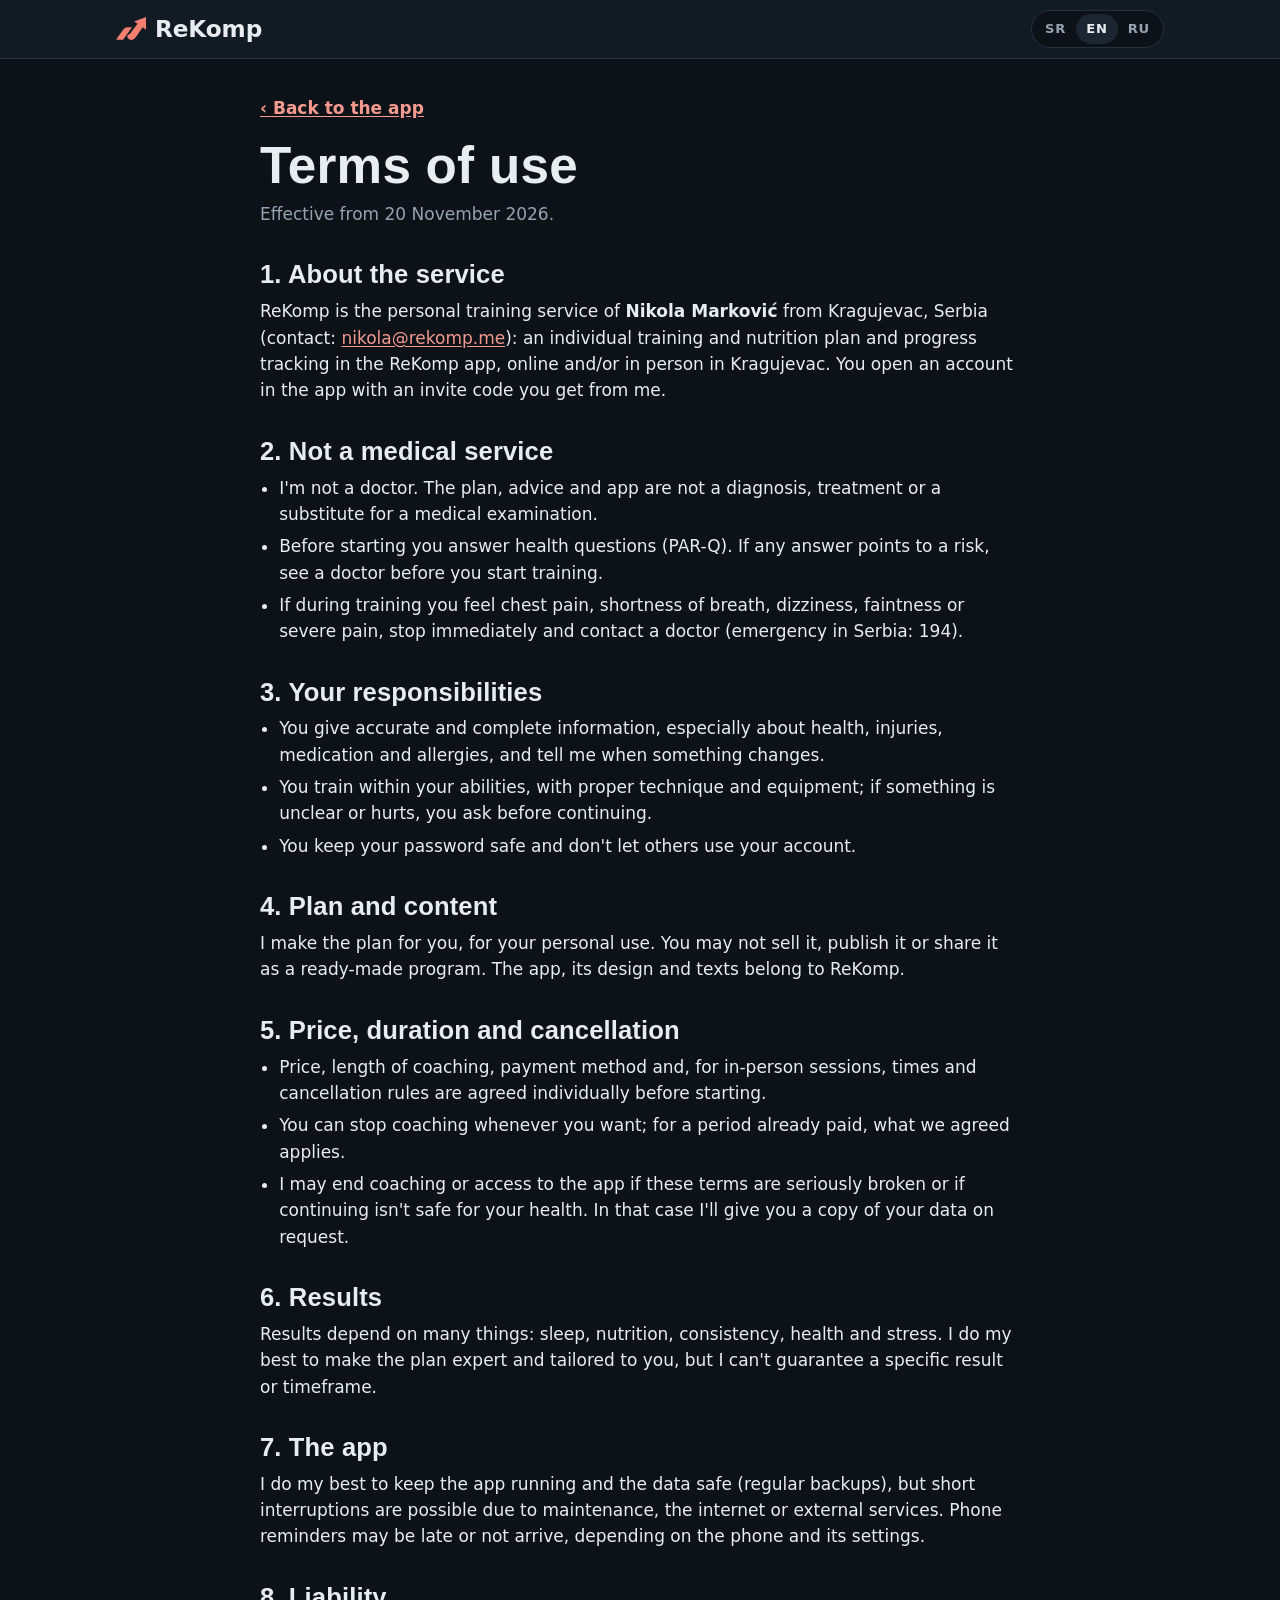
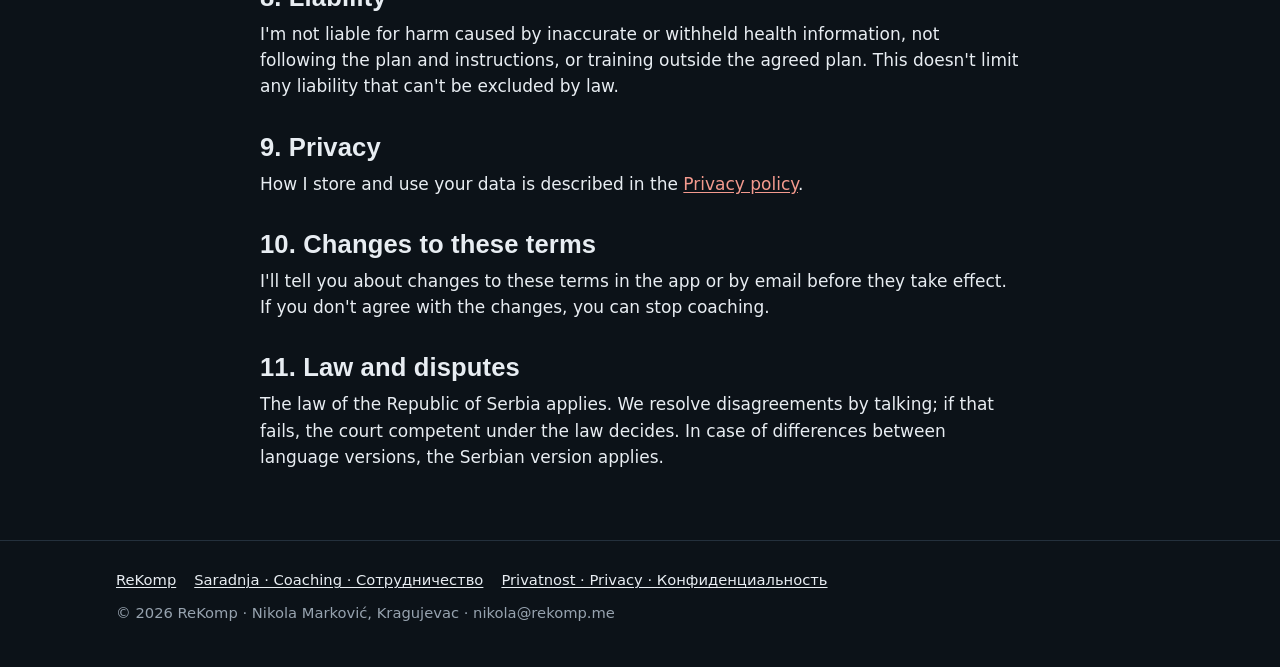
<file: uslovi/index.html>
<!doctype html>
<html lang="sr-Latn" data-theme="dark"
  data-title-sr="Uslovi korišćenja – ReKomp" data-title-en="Terms of use – ReKomp" data-title-ru="Условия использования – ReKomp"
  data-desc-sr="Pravila saradnje sa trenerom i korišćenja aplikacije ReKomp." data-desc-en="The rules for coaching and for using the ReKomp app." data-desc-ru="Правила сотрудничества с тренером и использования приложения ReKomp.">
<head>
<meta charset="utf-8">
<meta name="viewport" content="width=device-width, initial-scale=1, viewport-fit=cover">
<meta http-equiv="Content-Security-Policy" content="default-src 'self'; script-src 'self' https://static.cloudflareinsights.com; style-src 'self' https://fonts.googleapis.com; font-src 'self' https://fonts.gstatic.com; img-src 'self' data:; connect-src 'self' https://cloudflareinsights.com; base-uri 'self'; form-action 'none'; object-src 'none'">
<title>Uslovi korišćenja – ReKomp</title>
<meta name="description" content="Pravila saradnje sa trenerom i korišćenja aplikacije ReKomp.">
<meta name="theme-color" content="#141D26">
<link rel="canonical" href="https://rekomp.me/uslovi/">
<link rel="icon" href="../icons/favicon.svg" type="image/svg+xml">
<link rel="preconnect" href="https://fonts.googleapis.com">
<link rel="preconnect" href="https://fonts.gstatic.com" crossorigin>
<link rel="stylesheet" href="https://fonts.googleapis.com/css2?family=Barlow+Condensed:wght@600;700&family=Barlow:wght@400;600&display=swap">
<link rel="stylesheet" href="../site/site.css">
<script src="../js/theme.js"></script>
</head>
<body>
<header class="s-top"><div class="s-wrap">
  <a class="s-brand" href="../saradnja/" aria-label="ReKomp"><svg viewBox="339 297 329.1 250" aria-hidden="true"><g fill="#F27F70"><path d="M339 546L417 546L514.3 407L466.3 407Q436.3 407 419.1 431.6Z"/><path d="M668.1 297L668.1 435L631.5 409.4L557.5 515C546 531.4 527 547 505 547C481 547 463 530 463 508C463 493 474 485 486 489L575.1 369.9L538.4 344.2Z"/></g></svg>ReKomp</a>
  <div class="s-lang" role="group" aria-label="Jezik / Language / Язык"><button type="button" data-set-lang="sr" aria-pressed="true">SR</button><button type="button" data-set-lang="en" aria-pressed="false">EN</button><button type="button" data-set-lang="ru" aria-pressed="false">RU</button></div>
</div></header>
<main class="s-wrap">

<!-- ============ SRPSKI ============ -->
<article class="s-doc" data-l="sr" lang="sr-Latn">
  <a class="s-back" href="../">‹ Nazad u aplikaciju</a>
  <h1>Uslovi korišćenja</h1>
  <p class="s-meta">Važe od 20. novembra 2026.</p>

  <h2>1. O usluzi</h2>
  <p>ReKomp je usluga ličnog trenera <b>Nikole Markovića</b> iz Kragujevca (kontakt: <a href="mailto:nikola@rekomp.me">nikola@rekomp.me</a>): individualni plan treninga i ishrane i praćenje napretka kroz aplikaciju ReKomp, online i/ili uživo u Kragujevcu. Nalog u aplikaciji otvaraš pozivnim kodom koji dobiješ od mene.</p>

  <h2>2. Nije medicinska usluga</h2>
  <ul>
    <li>Nisam lekar. Plan, saveti i aplikacija nisu dijagnoza, terapija ni zamena za lekarski pregled.</li>
    <li>Pre početka popunjavaš zdravstvena pitanja (PAR-Q). Ako neki odgovor ukazuje na rizik, pre početka treninga treba da te pregleda lekar.</li>
    <li>Ako tokom treninga osetiš bol u grudima, nedostatak vazduha, vrtoglavicu, nesvesticu ili jak bol, odmah prekini i javi se lekaru (hitna pomoć: 194).</li>
  </ul>

  <h2>3. Tvoje obaveze</h2>
  <ul>
    <li>Daješ tačne i potpune podatke, posebno o zdravlju, povredama, lekovima i alergijama, i javljaš mi kad se nešto promeni.</li>
    <li>Treniraš u skladu sa svojim mogućnostima, sa ispravnom tehnikom i opremom; ako nešto ne razumeš ili boli, pitaš pre nego što nastaviš.</li>
    <li>Čuvaš lozinku i ne daješ nalog drugima.</li>
  </ul>

  <h2>4. Plan i sadržaj</h2>
  <p>Plan pravim za tebe i namenjen je tvojoj ličnoj upotrebi. Ne smeš da ga prodaješ, javno objavljuješ ili deliš kao gotov program. Aplikacija, njen izgled i tekstovi pripadaju ReKompu.</p>

  <h2>5. Cena, trajanje i otkazivanje</h2>
  <ul>
    <li>Cenu, trajanje saradnje, način plaćanja i, za treninge uživo, termine i pravila otkazivanja dogovaramo pojedinačno pre početka.</li>
    <li>Saradnju možeš da prekineš kad god želiš; za već plaćeni period važi ono što smo dogovorili.</li>
    <li>Mogu da prekinem saradnju ili pristup aplikaciji ako se ovi uslovi grubo krše ili ako nastavak nije bezbedan za tvoje zdravlje. Tada ti na zahtev dajem kopiju tvojih podataka.</li>
  </ul>

  <h2>6. Rezultati</h2>
  <p>Rezultat zavisi od mnogo toga: sna, ishrane, doslednosti, zdravlja i stresa. Trudim se da plan bude stručan i prilagođen tebi, ali ne mogu da garantujem određeni rezultat ni rok.</p>

  <h2>7. Aplikacija</h2>
  <p>Trudim se da aplikacija radi stalno i da su podaci sačuvani (redovne rezervne kopije), ali mogući su kraći prekidi zbog održavanja, interneta ili spoljnih usluga. Podsetnici na telefonu mogu da zakasne ili ne stignu, u zavisnosti od telefona i njegovih podešavanja.</p>

  <h2>8. Odgovornost</h2>
  <p>Ne odgovaram za štetu nastalu zbog netačnih ili prećutanih podataka o zdravlju, nepridržavanja plana i uputstava, ili treninga mimo dogovorenog plana. Ovim se ne ograničava odgovornost koja po zakonu ne može da se isključi.</p>

  <h2>9. Privatnost</h2>
  <p>Kako čuvam i koristim tvoje podatke piše u <a href="../privatnost/">Politici privatnosti</a>.</p>

  <h2>10. Izmene uslova</h2>
  <p>O izmenama ovih uslova obaveštavam te u aplikaciji ili mejlom, pre nego što počnu da važe. Ako se ne slažeš sa izmenama, možeš da prekineš saradnju.</p>

  <h2>11. Pravo i sporovi</h2>
  <p>Primenjuje se pravo Republike Srbije. Nesuglasice rešavamo razgovorom; ako to ne uspe, nadležan je sud prema zakonu.</p>
</article>

<!-- ============ ENGLISH ============ -->
<article class="s-doc" data-l="en" lang="en">
  <a class="s-back" href="../">‹ Back to the app</a>
  <h1>Terms of use</h1>
  <p class="s-meta">Effective from 20 November 2026.</p>

  <h2>1. About the service</h2>
  <p>ReKomp is the personal training service of <b>Nikola Marković</b> from Kragujevac, Serbia (contact: <a href="mailto:nikola@rekomp.me">nikola@rekomp.me</a>): an individual training and nutrition plan and progress tracking in the ReKomp app, online and/or in person in Kragujevac. You open an account in the app with an invite code you get from me.</p>

  <h2>2. Not a medical service</h2>
  <ul>
    <li>I'm not a doctor. The plan, advice and app are not a diagnosis, treatment or a substitute for a medical examination.</li>
    <li>Before starting you answer health questions (PAR-Q). If any answer points to a risk, see a doctor before you start training.</li>
    <li>If during training you feel chest pain, shortness of breath, dizziness, faintness or severe pain, stop immediately and contact a doctor (emergency in Serbia: 194).</li>
  </ul>

  <h2>3. Your responsibilities</h2>
  <ul>
    <li>You give accurate and complete information, especially about health, injuries, medication and allergies, and tell me when something changes.</li>
    <li>You train within your abilities, with proper technique and equipment; if something is unclear or hurts, you ask before continuing.</li>
    <li>You keep your password safe and don't let others use your account.</li>
  </ul>

  <h2>4. Plan and content</h2>
  <p>I make the plan for you, for your personal use. You may not sell it, publish it or share it as a ready-made program. The app, its design and texts belong to ReKomp.</p>

  <h2>5. Price, duration and cancellation</h2>
  <ul>
    <li>Price, length of coaching, payment method and, for in-person sessions, times and cancellation rules are agreed individually before starting.</li>
    <li>You can stop coaching whenever you want; for a period already paid, what we agreed applies.</li>
    <li>I may end coaching or access to the app if these terms are seriously broken or if continuing isn't safe for your health. In that case I'll give you a copy of your data on request.</li>
  </ul>

  <h2>6. Results</h2>
  <p>Results depend on many things: sleep, nutrition, consistency, health and stress. I do my best to make the plan expert and tailored to you, but I can't guarantee a specific result or timeframe.</p>

  <h2>7. The app</h2>
  <p>I do my best to keep the app running and the data safe (regular backups), but short interruptions are possible due to maintenance, the internet or external services. Phone reminders may be late or not arrive, depending on the phone and its settings.</p>

  <h2>8. Liability</h2>
  <p>I'm not liable for harm caused by inaccurate or withheld health information, not following the plan and instructions, or training outside the agreed plan. This doesn't limit any liability that can't be excluded by law.</p>

  <h2>9. Privacy</h2>
  <p>How I store and use your data is described in the <a href="../privatnost/?lang=en">Privacy policy</a>.</p>

  <h2>10. Changes to these terms</h2>
  <p>I'll tell you about changes to these terms in the app or by email before they take effect. If you don't agree with the changes, you can stop coaching.</p>

  <h2>11. Law and disputes</h2>
  <p>The law of the Republic of Serbia applies. We resolve disagreements by talking; if that fails, the court competent under the law decides. In case of differences between language versions, the Serbian version applies.</p>
</article>

<!-- ============ РУССКИЙ ============ -->
<article class="s-doc" data-l="ru" lang="ru">
  <a class="s-back" href="../">‹ Назад в приложение</a>
  <h1>Условия использования</h1>
  <p class="s-meta">Действуют с 20 ноября 2026 г.</p>

  <h2>1. Об услуге</h2>
  <p>ReKomp — услуга личного тренера <b>Николы Марковича</b> из Крагуеваца, Сербия (контакт: <a href="mailto:nikola@rekomp.me">nikola@rekomp.me</a>): индивидуальный план тренировок и питания и сопровождение в приложении ReKomp, онлайн и/или очно в Крагуеваце. Аккаунт в приложении ты открываешь кодом приглашения, который получаешь от меня.</p>

  <h2>2. Это не медицинская услуга</h2>
  <ul>
    <li>Я не врач. План, советы и приложение не являются диагнозом, лечением или заменой врачебного осмотра.</li>
    <li>Перед началом ты отвечаешь на вопросы о здоровье (PAR-Q). Если какой-то ответ указывает на риск, перед началом тренировок нужно обратиться к врачу.</li>
    <li>Если во время тренировки появится боль в груди, нехватка воздуха, головокружение, слабость или сильная боль, сразу прекрати и обратись к врачу (скорая помощь в Сербии: 194).</li>
  </ul>

  <h2>3. Твои обязанности</h2>
  <ul>
    <li>Ты даёшь точные и полные данные, особенно о здоровье, травмах, лекарствах и аллергиях, и сообщаешь мне, когда что-то меняется.</li>
    <li>Ты тренируешься по своим возможностям, с правильной техникой и оборудованием; если что-то непонятно или болит, спрашиваешь, прежде чем продолжать.</li>
    <li>Ты бережёшь пароль и не даёшь аккаунт другим.</li>
  </ul>

  <h2>4. План и материалы</h2>
  <p>План я составляю для тебя, для личного использования. Его нельзя продавать, публиковать или распространять как готовую программу. Приложение, его оформление и тексты принадлежат ReKomp.</p>

  <h2>5. Цена, длительность и отмена</h2>
  <ul>
    <li>Цену, длительность сотрудничества, способ оплаты и, для очных тренировок, время и правила отмены мы договариваем индивидуально до начала.</li>
    <li>Ты можешь прекратить сотрудничество когда угодно; для уже оплаченного периода действует то, о чём мы договорились.</li>
    <li>Я могу прекратить сотрудничество или доступ к приложению, если эти условия грубо нарушаются или если продолжение небезопасно для твоего здоровья. В этом случае по запросу я дам тебе копию твоих данных.</li>
  </ul>

  <h2>6. Результаты</h2>
  <p>Результат зависит от многого: сна, питания, регулярности, здоровья и стресса. Я стараюсь, чтобы план был профессиональным и подходил тебе, но не могу гарантировать определённый результат или срок.</p>

  <h2>7. Приложение</h2>
  <p>Я стараюсь, чтобы приложение работало постоянно, а данные были сохранены (регулярные резервные копии), но возможны короткие перерывы из-за обслуживания, интернета или внешних сервисов. Напоминания на телефон могут опаздывать или не приходить — это зависит от телефона и его настроек.</p>

  <h2>8. Ответственность</h2>
  <p>Я не отвечаю за вред, возникший из-за неточных или скрытых данных о здоровье, несоблюдения плана и указаний или тренировок вне согласованного плана. Это не ограничивает ответственность, которую по закону нельзя исключить.</p>

  <h2>9. Конфиденциальность</h2>
  <p>Как я храню и использую твои данные, написано в <a href="../privatnost/?lang=ru">Политике конфиденциальности</a>.</p>

  <h2>10. Изменение условий</h2>
  <p>Об изменениях этих условий я сообщаю в приложении или по почте до того, как они начнут действовать. Если ты не согласен(на) с изменениями, можешь прекратить сотрудничество.</p>

  <h2>11. Право и споры</h2>
  <p>Применяется право Республики Сербия. Разногласия решаем разговором; если это не получится, спор рассматривает суд, компетентный по закону. При расхождениях между языковыми версиями действует сербская версия.</p>
</article>

</main>
<footer class="s-foot"><div class="s-wrap">
  <nav><a href="../">ReKomp</a><a href="../saradnja/">Saradnja · Coaching · Сотрудничество</a><a href="../privatnost/">Privatnost · Privacy · Конфиденциальность</a></nav>
  <p>© 2026 ReKomp · Nikola Marković, Kragujevac · nikola@rekomp.me</p>
</div></footer>
<script src="../site/site.js"></script>
</body>
</html>
</file>
<file: styles.css>
/* Layout: dark gym logbook. Sticky header, one view at a time, icon tab bar at the bottom with Today as the raised main button. */
:root {
  color-scheme: dark;
  --bg: #0C1218;
  --surface: #141D26;
  --raised: #1B2632;
  --sunk: #0F161E;
  --ink: #E8EDF2;
  --muted: #97A3AF;
  --faint: #66727F;
  --line: #24303C;
  --blue: #7DA7EF;
  --red: #F27F70;
  --green: #5EC08A;
  --amber: #E5AB4E;
  --violet: #A79EF0;
  --teal: #55C6CF;
  --ok: #5EC08A;
  --warn: #E5AB4E;
  --accent: #F27F70;
  --xp: #F2C14E;
  --font-display: "Barlow Condensed", "Arial Narrow", "Roboto Condensed", sans-serif;
  --font-body: "Barlow", system-ui, -apple-system, "Segoe UI", sans-serif;
  --r: 14px;
  --shadow: rgba(0, 0, 0, 0.5);
  --c0: #F27F70; --c1: #6FB7FF; --c2: #7AD3A0; --c3: #F2C14E; --c4: #B79CFF; --c5: #FF9DCB; --c6: #5ED6D0; --c7: #C9D36A; --c8: #FFB077; --c9: #9FB3C8;
}
/* Svetla tema (Podešavanja → Izgled); tamna je podrazumevana */
:root[data-theme="light"] {
  color-scheme: light;
  --bg: #F2F4F7;
  --surface: #FFFFFF;
  --raised: #EDF0F4;
  --sunk: #E5E9EE;
  --ink: #16202A;
  --muted: #56626E;
  --faint: #7F8A95;
  --line: #D5DBE2;
  --blue: #2E62C8;
  --red: #C4473A;
  --green: #1F8350;
  --amber: #9A6408;
  --violet: #6352C9;
  --teal: #157D86;
  --ok: #1F8350;
  --warn: #9A6408;
  --accent: #D0533F;
  --shadow: rgba(22, 32, 42, 0.18);
  --c0: #D0533F; --c1: #2E6FD0; --c2: #1F8A55; --c3: #B07A0A; --c4: #6F55D6; --c5: #C0407F; --c6: #14868E; --c7: #7C8A16; --c8: #C2671C; --c9: #53677D;
  --xp: #9A6A00;
}
/* iPhone sa aplikacijom na početnom ekranu: sat i baterija su beli, pa traka iznad zaglavlja ostaje tamna */
@media (display-mode: standalone) { :root[data-theme="light"] body::before { background: #141D26; } }
* { box-sizing: border-box; }
[hidden] { display: none !important; }
html { background: var(--bg); height: 100%; }
body {
  margin: 0; min-height: 100%;
  background: var(--bg); color: var(--ink);
  font-family: var(--font-body); font-size: 16px; line-height: 1.45;
  padding-top: env(safe-area-inset-top, 0px);
  padding-bottom: calc(104px + env(safe-area-inset-bottom, 0px));
  -webkit-tap-highlight-color: transparent;
}
body.no-tabs { padding-bottom: calc(24px + env(safe-area-inset-bottom, 0px)); }
body::before { content: ""; position: fixed; inset: 0 0 auto; height: env(safe-area-inset-top, 0px); z-index: 10; background: var(--surface); }
.wrap { max-width: 680px; margin: 0 auto; padding-left: max(16px, env(safe-area-inset-left, 0px)); padding-right: max(16px, env(safe-area-inset-right, 0px)); }
h1, h2, h3 { font-family: var(--font-display); font-weight: 600; letter-spacing: 0.01em; text-wrap: balance; margin: 0; }
h2 { font-size: 1.3rem; }
h3 { font-size: 1.12rem; }
p { margin: 0; }
a { color: var(--blue); }
.muted { color: var(--muted); }
.small { font-size: 0.9rem; }
.label { font-size: 0.76rem; text-transform: uppercase; letter-spacing: 0.09em; color: var(--muted); font-weight: 600; }
.form-err { color: var(--red); font-size: 0.95rem; }
#toast { position: fixed; left: 50%; transform: translateX(-50%); bottom: calc(110px + env(safe-area-inset-bottom, 0px)); z-index: 20; background: var(--ink); color: var(--bg); padding: 10px 16px; border-radius: 999px; font-weight: 600; max-width: calc(100% - 32px); text-align: center; }

/* header */
.top { position: sticky; top: env(safe-area-inset-top, 0px); z-index: 5; background: var(--surface); border-bottom: 1px solid var(--line); }
.top .wrap { display: flex; align-items: center; justify-content: space-between; gap: 10px; padding-block: 10px; }
.brand { display: inline-flex; align-items: center; gap: 0.32em; font-family: var(--font-body); font-weight: 600; font-size: 1.375rem; letter-spacing: -0.005em; line-height: 1; white-space: nowrap; min-width: 0; color: var(--ink); }
.brand-mark { height: 0.8em; width: auto; flex: none; fill: var(--accent); }
.brand-name { color: var(--ink); }
.brand .role { font-family: var(--font-body); font-size: 0.75rem; font-weight: 600; color: var(--muted); text-transform: uppercase; letter-spacing: 0.08em; margin-left: 2px; }
.big-brand { font-size: 2.6rem; }
.top-r { display: flex; align-items: center; gap: 8px; flex: none; }
.hdr-date { color: var(--muted); font-size: 0.92rem; font-variant-numeric: tabular-nums; white-space: nowrap; }
.icon-btn { display: inline-flex; align-items: center; gap: 6px; background: var(--raised); color: var(--ink); border: 1px solid var(--line); border-radius: 999px; padding: 6px 12px; font: 600 0.9rem var(--font-body); cursor: pointer; white-space: nowrap; }
.icon-btn.round { padding: 6px; }
.icon-btn svg { width: 18px; height: 18px; }
.lang-select { width: auto; padding: 6px 10px; border-radius: 999px; background: var(--raised); font-size: 0.9rem; }
.demo-bar, .preview-bar { display: flex; flex-wrap: wrap; gap: 8px; align-items: center; justify-content: space-between; padding: 8px max(16px, env(safe-area-inset-left, 0px)); background: color-mix(in srgb, var(--warn) 18%, var(--surface)); color: var(--ink); font-size: 0.88rem; border-bottom: 1px solid var(--line); }
.preview-bar { background: color-mix(in srgb, var(--blue) 20%, var(--surface)); }

main { display: block; padding-block: 16px; }
.view { display: flex; flex-direction: column; gap: 14px; }
.card { background: var(--surface); border: 1px solid var(--line); border-radius: var(--r); padding: 16px; display: flex; flex-direction: column; gap: 12px; min-width: 0; }
.card-h { display: flex; justify-content: space-between; align-items: baseline; gap: 10px; flex-wrap: wrap; }
.pill { display: inline-flex; align-items: center; gap: 6px; padding: 4px 10px; border-radius: 999px; background: var(--raised); font-family: var(--font-display); font-weight: 600; font-size: 1rem; font-variant-numeric: tabular-nums; white-space: nowrap; }
.chip { display: inline-flex; align-items: center; gap: 6px; padding: 2px 10px; border-radius: 999px; font-size: 0.82rem; font-weight: 600; border: 1px solid currentColor; white-space: nowrap; }
.sh-0 { color: var(--violet); } .sh-1 { color: var(--amber); } .sh-2 { color: var(--teal); } .sh-3 { color: var(--blue); } .sh-4 { color: var(--green); } .sh-free { color: var(--muted); }
.st-invited { color: var(--muted); } .st-intake { color: var(--amber); } .st-review { color: var(--red); } .st-active { color: var(--green); } .st-archived { color: var(--faint); }
.c-blue { color: var(--blue); } .c-red { color: var(--red); } .c-green { color: var(--green); } .c-amber { color: var(--amber); } .c-violet { color: var(--violet); }
.row { display: flex; flex-wrap: wrap; gap: 8px; align-items: center; }
.badge { display: inline-flex; align-items: center; padding: 2px 8px; border-radius: 6px; font-size: 0.8rem; font-weight: 700; background: var(--raised); color: var(--muted); }
.badge.ok { background: color-mix(in srgb, var(--ok) 22%, transparent); color: var(--ok); }
.badge.warnb { background: color-mix(in srgb, var(--warn) 22%, transparent); color: var(--warn); }
.badge.bad { background: color-mix(in srgb, var(--red) 22%, transparent); color: var(--red); }
.badge.t-blue { background: color-mix(in srgb, var(--blue) 20%, transparent); color: var(--blue); }
.badge.t-red { background: color-mix(in srgb, var(--red) 20%, transparent); color: var(--red); }
.badge.t-green { background: color-mix(in srgb, var(--green) 20%, transparent); color: var(--green); }
.badge.t-amber { background: color-mix(in srgb, var(--amber) 20%, transparent); color: var(--amber); }
.badge.t-violet { background: color-mix(in srgb, var(--violet) 20%, transparent); color: var(--violet); }

/* controls */
button { font: inherit; cursor: pointer; }
.btn { background: var(--ink); color: var(--bg); border: 0; border-radius: 12px; padding: 12px 18px; font-weight: 700; font-size: 1rem; text-decoration: none; display: inline-flex; align-items: center; justify-content: center; }
.btn.ghost { background: transparent; color: var(--ink); border: 1px solid var(--line); }
.btn.small { padding: 8px 12px; font-size: 0.9rem; font-weight: 600; }
.btn:disabled { opacity: 0.5; cursor: default; }
.danger-btn { background: var(--red); color: var(--bg); }
.linkbtn { background: none; border: 0; color: var(--blue); font-weight: 600; font-size: 0.9rem; padding: 2px 0; text-decoration: none; }
:focus-visible { outline: 3px solid var(--blue); outline-offset: 2px; }
.actions { display: flex; flex-wrap: wrap; gap: 10px; align-items: center; }
.status { font-size: 0.9rem; color: var(--muted); }
input, select, textarea { font: inherit; color: var(--ink); background: var(--sunk); border: 1px solid var(--line); border-radius: 10px; padding: 11px 12px; width: 100%; min-width: 0; }
input::placeholder, textarea::placeholder { color: var(--faint); }
textarea { min-height: 64px; resize: vertical; }
textarea.code { font-family: ui-monospace, SFMono-Regular, Menlo, Consolas, monospace; font-size: 0.85rem; line-height: 1.4; }
input[type="checkbox"] { width: 24px; height: 24px; padding: 0; margin: 0; accent-color: var(--ok); flex: none; }
details > summary { cursor: pointer; list-style: none; }
details > summary::-webkit-details-marker { display: none; }
.field { display: flex; flex-direction: column; gap: 4px; min-width: 0; }
.field label, .q-label { font-size: 0.88rem; color: var(--muted); font-weight: 500; }
.grid2 { display: grid; grid-template-columns: repeat(2, minmax(0, 1fr)); gap: 12px; }
.checkrow { display: flex; align-items: flex-start; gap: 10px; cursor: pointer; }
.checkrow span { padding-top: 2px; }
.seg { display: grid; grid-template-columns: repeat(4, minmax(0, 1fr)); gap: 6px; }
.seg.two { grid-template-columns: repeat(2, minmax(0, 1fr)); }
.seg.tabs5 { display: flex; flex-wrap: wrap; }
.seg.tabs5 a { flex: 1 0 auto; padding: 9px 10px; font-size: 0.95rem; text-align: center; }
@media (max-width: 430px) { .seg.tabs5 a { padding: 8px 4px; font-size: 0.85rem; } }
.seg button, .seg a { border: 1px solid var(--line); background: var(--sunk); color: var(--ink); border-radius: 10px; padding: 10px 2px; font-family: var(--font-display); font-weight: 600; font-size: 1rem; white-space: nowrap; overflow: hidden; text-overflow: ellipsis; text-align: center; text-decoration: none; }
.seg [aria-selected="true"], .seg [aria-pressed="true"] { background: var(--ink); border-color: var(--ink); color: var(--bg); }
.seg [aria-pressed="true"][data-color="blue"] { background: var(--blue); border-color: var(--blue); }
.seg [aria-pressed="true"][data-color="red"] { background: var(--red); border-color: var(--red); }
.seg [aria-pressed="true"][data-color="green"] { background: var(--green); border-color: var(--green); }
.seg [aria-pressed="true"][data-color="amber"] { background: var(--amber); border-color: var(--amber); }
.seg [aria-pressed="true"][data-color="violet"] { background: var(--violet); border-color: var(--violet); }

/* auth */
.auth { display: flex; flex-direction: column; gap: 16px; padding-top: 28px; max-width: 460px; }
.auth-head { display: flex; flex-direction: column; gap: 8px; align-items: flex-start; }
.auth form { display: flex; flex-direction: column; gap: 12px; }
.auth-legal { text-align: center; margin: 0; }
.auth-legal a, .set-legal a, #signupLegal a, #iqLegal a { color: inherit; text-decoration: underline; text-underline-offset: 2px; }

/* intake */
.intake-top { display: flex; justify-content: space-between; gap: 8px; align-items: baseline; }
.progressbar { height: 6px; background: var(--sunk); border-radius: 999px; overflow: hidden; }
.progressbar span { display: block; height: 100%; background: var(--accent); }
.q-list { display: flex; flex-direction: column; gap: 18px; }
.q { display: flex; flex-direction: column; gap: 8px; min-width: 0; }
.q-label { color: var(--ink); font-size: 1rem; font-weight: 600; }
.q-help { font-size: 0.86rem; color: var(--muted); }
.q-missing .q-label, .q-missing.q-check span { color: var(--red); }
input.bad, .q-missing input:not([type=radio]):not([type=checkbox]), .q-missing textarea { border-color: var(--red) !important; }
.req { color: var(--red); }
.num-wrap { display: flex; align-items: center; gap: 8px; max-width: 220px; }
.num-wrap .unit { color: var(--muted); font-weight: 600; }
.pills { display: flex; flex-wrap: wrap; gap: 8px; }
.pill-opt { position: relative; }
.pill-opt input { position: absolute; opacity: 0; width: 1px; height: 1px; }
.pill-opt span { display: inline-block; padding: 8px 14px; border: 1px solid var(--line); border-radius: 999px; background: var(--sunk); cursor: pointer; font-size: 0.95rem; }
.pill-opt input:checked + span { background: color-mix(in srgb, var(--accent) 24%, var(--sunk)); border-color: var(--accent); color: var(--ink); font-weight: 600; }
.pill-opt input:focus-visible + span, .scale-opt input:focus-visible + span { outline: 3px solid var(--blue); outline-offset: 2px; }
.scale { display: grid; gap: 4px; }
.scale-opt { position: relative; }
.scale-opt input { position: absolute; opacity: 0; width: 1px; height: 1px; }
.scale-opt span { display: block; text-align: center; padding: 9px 0; border: 1px solid var(--line); border-radius: 8px; background: var(--sunk); cursor: pointer; font-family: var(--font-display); font-weight: 600; font-variant-numeric: tabular-nums; }
.scale-opt input:checked + span { background: var(--ink); color: var(--bg); border-color: var(--ink); }
.q-check .checkrow span { color: var(--ink); }
.intake-actions { padding-top: 6px; }
.review-list { list-style: none; margin: 0; padding: 0; display: flex; flex-direction: column; }
.review-list li { display: grid; grid-template-columns: minmax(0, 1fr) auto auto; gap: 10px; align-items: center; padding-block: 10px; border-top: 1px solid var(--line); }
.review-list li:first-child { border-top: 0; }

/* hero & timeline */
.hero { gap: 14px; }
.hero-top { display: flex; justify-content: space-between; align-items: center; gap: 8px; flex-wrap: wrap; }
.next { display: flex; gap: 14px; align-items: stretch; }
.next .bar { width: 6px; border-radius: 4px; background: var(--line); flex: none; }
.bar.b-blue { background: var(--blue); } .bar.b-red { background: var(--red); } .bar.b-green { background: var(--green); } .bar.b-amber { background: var(--amber); } .bar.b-violet { background: var(--violet); } .bar.b-ok { background: var(--ok); }
.next-body { display: flex; flex-direction: column; gap: 4px; min-width: 0; }
.next-when { font-family: var(--font-display); font-weight: 600; font-size: 1.05rem; color: var(--muted); font-variant-numeric: tabular-nums; }
.next-title { font-family: var(--font-display); font-weight: 700; font-size: 2.1rem; line-height: 1.02; }
.hint { border-radius: 10px; padding: 10px 12px; background: var(--raised); font-size: 0.95rem; border-left: 4px solid var(--muted); }
.hint.ok { border-left-color: var(--ok); } .hint.warn { border-left-color: var(--warn); } .hint.bad { border-left-color: var(--red); }
.tomorrow { font-size: 0.92rem; color: var(--muted); border-top: 1px solid var(--line); padding-top: 10px; }
.pain { display: grid; grid-template-columns: repeat(11, minmax(0, 1fr)); gap: 4px; }
.pain button { border: 1px solid var(--line); background: var(--sunk); color: var(--ink); border-radius: 8px; padding: 9px 0; font-family: var(--font-display); font-weight: 600; font-size: 1rem; font-variant-numeric: tabular-nums; }
.pain button[aria-pressed="true"] { background: var(--ink); color: var(--bg); border-color: var(--ink); }
.pain button.hi[aria-pressed="true"] { background: var(--red); border-color: var(--red); }
.tl { list-style: none; margin: 0; padding: 0; display: flex; flex-direction: column; }
.tl li { display: grid; grid-template-columns: 52px 18px minmax(0, 1fr) auto; gap: 8px; align-items: start; padding-block: 9px; position: relative; }
.tl .tm { font-family: var(--font-display); font-weight: 600; font-size: 1.02rem; color: var(--muted); font-variant-numeric: tabular-nums; padding-top: 1px; }
.tl .dot { width: 12px; height: 12px; border-radius: 50%; margin: 5px auto 0; background: var(--line); border: 2px solid var(--line); }
.tl li::before { content: ""; position: absolute; left: 68px; top: 24px; bottom: -6px; width: 2px; background: var(--line); }
.tl li:last-child::before { display: none; }
.tl .k-meal .dot { background: var(--sunk); border-color: var(--ok); }
.tl .k-train .dot { background: currentColor; border-color: currentColor; }
.tl .k-train .tt { color: var(--ink); }
.tl .k-shift .dot { background: var(--sunk); border-color: var(--amber); }
.tl .k-sleep .dot { background: var(--violet); border-color: var(--violet); }
.tl .k-cook .dot { background: var(--warn); border-color: var(--warn); }
.tl .k-wake .dot { background: var(--sunk); border-color: var(--blue); }
.tl .tt { font-weight: 600; }
.tl .ts { font-size: 0.88rem; color: var(--muted); }
.tl .body { display: flex; flex-direction: column; gap: 2px; min-width: 0; color: var(--ink); }
.tl .side { display: flex; align-items: center; gap: 8px; }
.tl .pg { font-family: var(--font-display); font-weight: 600; color: var(--muted); white-space: nowrap; }
.tl li.past { opacity: 0.5; }
.tl li.done .tt { text-decoration: line-through; text-decoration-color: var(--muted); }
.tl li.now { background: var(--raised); border-radius: 10px; margin-inline: -8px; padding-inline: 8px; }
.tl li.now .tm { color: var(--ink); }
.tl li.now::before { left: 76px; }
.now-tag { font-size: 0.72rem; text-transform: uppercase; letter-spacing: 0.08em; font-weight: 700; color: var(--ok); }
.extras { display: flex; flex-wrap: wrap; gap: 8px; }
.extras label { display: inline-flex; align-items: center; gap: 8px; padding: 7px 12px; border: 1px solid var(--line); border-radius: 999px; font-size: 0.92rem; cursor: pointer; background: var(--sunk); }
.extras input[type="checkbox"] { width: 18px; height: 18px; }
.notes { display: flex; flex-direction: column; gap: 10px; }
.note { display: flex; flex-direction: column; gap: 2px; padding-left: 12px; border-left: 3px solid var(--blue); }
.note .when { font-size: 0.8rem; color: var(--muted); font-variant-numeric: tabular-nums; }

/* training */
.tr-head { display: flex; justify-content: space-between; align-items: end; gap: 12px; flex-wrap: wrap; }
.tr-head .field { width: 150px; }
.tr-title { display: flex; flex-direction: column; gap: 4px; min-width: 0; }
.big { font-family: var(--font-display); font-weight: 700; font-size: 2.2rem; line-height: 1; }
.ex { background: var(--surface); border: 1px solid var(--line); border-radius: var(--r); padding: 14px 16px; display: flex; flex-direction: column; gap: 8px; }
.ex-name { font-weight: 700; font-size: 1.02rem; }
.ex-meta { display: flex; gap: 6px; flex-wrap: wrap; }
.ex-meta span { background: var(--raised); border-radius: 6px; padding: 2px 8px; font-family: var(--font-display); font-weight: 600; font-size: 0.95rem; color: var(--muted); font-variant-numeric: tabular-nums; white-space: nowrap; }
.ex-tip { font-size: 0.9rem; color: var(--muted); }
.prev { font-size: 0.88rem; color: var(--muted); font-variant-numeric: tabular-nums; display: flex; justify-content: space-between; gap: 8px; align-items: center; flex-wrap: wrap; }
.sets { display: flex; flex-direction: column; gap: 6px; }
.set { display: grid; grid-template-columns: 28px minmax(0, 1fr) 16px minmax(0, 1fr); gap: 8px; align-items: center; }
.set.one { grid-template-columns: 64px minmax(0, 1fr); }
.set .sn { font-family: var(--font-display); font-weight: 600; color: var(--muted); font-size: 0.95rem; }
.set .x { color: var(--faint); text-align: center; }
.set input { text-align: center; font-variant-numeric: tabular-nums; padding: 10px 6px; }

/* food */
.weeknav { display: grid; grid-template-columns: 44px minmax(0, 1fr) 44px; gap: 8px; align-items: center; }
.weeknav button { height: 44px; border-radius: 12px; border: 1px solid var(--line); background: var(--sunk); color: var(--ink); font-size: 1.3rem; }
.weeknav .wl { text-align: center; display: flex; flex-direction: column; }
.weeknav .wl b { font-family: var(--font-display); font-size: 1.25rem; font-weight: 600; }
.dayc { padding: 0; gap: 0; overflow: hidden; }
.dayc > summary { padding: 14px 16px; display: flex; flex-direction: column; gap: 6px; }
.dayc > summary .sl { display: flex; justify-content: space-between; align-items: center; gap: 8px; }
.dayc > summary .dn { font-family: var(--font-display); font-weight: 600; font-size: 1.2rem; }
.dayc > summary .chev { color: var(--faint); transition: transform .15s; }
.dayc[open] > summary .chev { transform: rotate(90deg); }
.dayc.is-today { border-color: var(--ok); }
.dayc .meals { list-style: none; margin: 0; padding: 0 16px 14px; display: flex; flex-direction: column; }
.dayc .meals li { display: grid; grid-template-columns: 52px minmax(0, 1fr) auto; gap: 10px; padding-block: 9px; border-top: 1px solid var(--line); }
.dayc .meals .tm { font-family: var(--font-display); font-weight: 600; color: var(--muted); font-variant-numeric: tabular-nums; }
.dayc .meals .mn { font-weight: 600; }
.dayc .meals .mw { font-size: 0.9rem; color: var(--muted); }
.recipe { border-top: 1px solid var(--line); padding-top: 12px; }
.recipe:first-of-type { border-top: 0; padding-top: 0; }
.recipe > summary { display: flex; justify-content: space-between; align-items: baseline; gap: 10px; flex-wrap: wrap; }
.recipe .rb { display: flex; flex-direction: column; gap: 8px; padding-top: 10px; }
.recipe ul, .recipe ol, .plan-sec ul { margin: 0; padding-left: 20px; display: flex; flex-direction: column; gap: 4px; }
.checklist { list-style: none; margin: 0; padding: 0; display: flex; flex-direction: column; }
.checklist li { border-top: 1px solid var(--line); }
.checklist li:first-child { border-top: 0; }
.checklist label { display: grid; grid-template-columns: 24px minmax(0, 1fr) auto; gap: 12px; align-items: center; padding-block: 10px; cursor: pointer; }
.checklist .q { color: var(--muted); font-size: 0.9rem; }
.checklist .pr { font-variant-numeric: tabular-nums; color: var(--muted); font-size: 0.9rem; white-space: nowrap; }
.checklist input:checked ~ span .n { text-decoration: line-through; color: var(--muted); }

/* calendar & progress */
.week-h { display: flex; justify-content: space-between; align-items: baseline; gap: 8px; flex-wrap: wrap; }
.day { display: grid; grid-template-columns: 52px minmax(0, 1fr); gap: 10px; padding-block: 10px; border-top: 1px solid var(--line); }
.day.past { opacity: 0.5; }
.day.is-today { background: var(--raised); border-radius: 10px; padding-inline: 10px; margin-inline: -10px; border-top-color: transparent; box-shadow: inset 3px 0 0 var(--ok); }
.day .dd { font-family: var(--font-display); font-weight: 600; font-size: 1.1rem; line-height: 1.1; font-variant-numeric: tabular-nums; }
.day .dd small { display: block; color: var(--muted); font-weight: 500; font-size: 0.85rem; }
.day .body { display: flex; flex-direction: column; gap: 4px; min-width: 0; }
.table-wrap { overflow-x: auto; }
table { border-collapse: collapse; width: 100%; font-variant-numeric: tabular-nums; font-size: 0.95rem; }
th, td { text-align: left; padding: 8px 6px; border-top: 1px solid var(--line); vertical-align: top; }
th { font-size: 0.76rem; text-transform: uppercase; letter-spacing: 0.06em; color: var(--muted); font-weight: 600; border-top: 0; }
td.n, th.n { text-align: right; white-space: nowrap; }
.list { list-style: none; margin: 0; padding: 0; display: flex; flex-direction: column; }
.list li { display: flex; gap: 10px; align-items: center; justify-content: space-between; padding: 10px 0; border-top: 1px solid var(--line); font-variant-numeric: tabular-nums; }
.list li:first-child { border-top: 0; }
/* Istorija plana: detalji verzije ispod reda, preko cele širine */
.ph-list li { flex-wrap: wrap; }
.ph-list li > span { flex: 1 1 12rem; min-width: 0; }
.ph-out { flex: 1 1 100%; min-width: 0; padding: 10px 12px; border-radius: 12px; background: var(--raised); }
.ph-out p { margin: 0 0 8px; }
.ph-out .actions { margin-top: 4px; }
.chart svg { display: block; width: 100%; height: auto; }
.chart text { fill: var(--muted); font-size: 11px; font-family: var(--font-body); }
.targets { display: grid; grid-template-columns: repeat(2, minmax(0, 1fr)); gap: 10px; }
.target { background: var(--raised); border-radius: 10px; padding: 10px 12px; display: flex; flex-direction: column; gap: 2px; min-width: 0; }
.target .v { font-family: var(--font-display); font-weight: 600; font-size: 1.25rem; }
.plan-sec { gap: 8px; }

/* admin */
.client-card { text-decoration: none; color: var(--ink); gap: 6px; }
.client-card:hover { border-color: var(--faint); }
.invite { display: flex; flex-direction: column; gap: 8px; background: var(--raised); border-radius: 12px; padding: 12px; }
.invite .code { font-family: var(--font-display); font-weight: 700; font-size: 2rem; letter-spacing: 0.12em; }
.invite .msg { white-space: pre-wrap; font-family: var(--font-body); font-size: 0.9rem; margin: 0; color: var(--muted); }
.ans { display: grid; grid-template-columns: minmax(0, 1fr) minmax(0, 1.2fr); gap: 10px; padding-block: 7px; border-top: 1px solid var(--line); font-size: 0.95rem; }
.ans:first-of-type { border-top: 0; }
.ans .ak { color: var(--muted); }
.ans .av { white-space: pre-wrap; }
.ans.flag { background: color-mix(in srgb, var(--red) 14%, transparent); border-radius: 8px; padding-inline: 8px; }
.ans.flag .av { color: var(--red); font-weight: 600; }
.toggles { display: flex; flex-direction: column; }
.toggle { display: grid; grid-template-columns: minmax(0, 1fr) auto; gap: 12px; align-items: center; padding-block: 10px; border-top: 1px solid var(--line); cursor: pointer; position: relative; }
.toggle:first-child { border-top: 0; }
.toggle input { position: absolute; opacity: 0; width: 1px; height: 1px; }
.toggle .tg-l { display: flex; flex-direction: column; gap: 2px; }
.toggle .tg-l small { color: var(--muted); font-size: 0.82rem; }
.toggle .sw { width: 46px; height: 26px; border-radius: 999px; background: var(--sunk); border: 1px solid var(--line); position: relative; }
.toggle .sw::after { content: ""; position: absolute; top: 3px; left: 3px; width: 18px; height: 18px; border-radius: 50%; background: var(--faint); transition: transform .15s; }
.toggle input:checked ~ .sw { background: color-mix(in srgb, var(--ok) 40%, var(--sunk)); border-color: var(--ok); }
.toggle input:checked ~ .sw::after { transform: translateX(20px); background: var(--ok); }
.toggle input:focus-visible ~ .sw { outline: 3px solid var(--blue); outline-offset: 2px; }
.danger { border-color: color-mix(in srgb, var(--red) 40%, var(--line)); }
input[type="search"] { border-radius: 999px; }

/* tab bar */
.tabs { position: fixed; left: 0; right: 0; bottom: 0; z-index: 6; background: var(--surface); border-top: 1px solid var(--line);
  padding-bottom: env(safe-area-inset-bottom, 0px);
  padding-left: max(6px, env(safe-area-inset-left, 0px)); padding-right: max(6px, env(safe-area-inset-right, 0px)); }
.tabs .inner { max-width: 680px; margin: 0 auto; display: grid; align-items: end; gap: 4px; padding-top: 6px; }
.tabs button { background: none; border: 1.5px solid transparent; border-radius: 14px; margin-bottom: 6px; color: var(--faint); padding: 6px 2px 7px; display: flex; flex-direction: column; align-items: center; gap: 3px; font: 600 0.78rem var(--font-body); white-space: nowrap; overflow: hidden; text-overflow: ellipsis; min-width: 0; }
.tabs button svg { width: 24px; height: 24px; }
.tabs button > span:last-child { max-width: 100%; overflow: hidden; text-overflow: ellipsis; }
@media (max-width: 400px) { .tabs .inner { gap: 2px; } .tabs button { font-size: 0.7rem; letter-spacing: -0.015em; padding-left: 0; padding-right: 0; } }
.tabs button[aria-current="page"] { color: var(--ink); border-color: var(--accent); background: color-mix(in srgb, var(--accent) 12%, transparent); }
.tabs button[aria-current="page"] svg { color: var(--accent); }
.tabs button.main { overflow: visible; color: var(--ink); font-weight: 700; padding-top: 0; }
.tabs button.main .disc { width: 56px; height: 56px; border-radius: 50%; display: grid; place-items: center; margin-top: -28px; background: var(--raised); border: 2px solid var(--accent); color: var(--accent); box-shadow: 0 6px 16px var(--shadow); }
.tabs button.main svg { width: 28px; height: 28px; }
.tabs button.main[aria-current="page"] { background: none; border-color: transparent; }
.tabs button.main[aria-current="page"] .disc { background: var(--accent); color: var(--bg); outline: 3px solid color-mix(in srgb, var(--accent) 40%, transparent); outline-offset: 3px; }
.tabs button.main[aria-current="page"] svg { color: var(--bg); }

@media (prefers-reduced-motion: no-preference) { .btn, .seg button, .tabs button, .pain button, .pill-opt span { transition: background-color .15s, color .15s, border-color .15s; } }
@media (max-width: 430px) { .brand .role { display: none; } }
@media (max-width: 380px) {
  .grid2, .targets { grid-template-columns: minmax(0, 1fr); }
  .next-title { font-size: 1.8rem; }
  .tl li { grid-template-columns: 46px 16px minmax(0, 1fr) auto; }
  .tl li::before { left: 61px; }
  .ans { grid-template-columns: minmax(0, 1fr); gap: 2px; }
  .hdr-date { display: none; }
}

/* Lakši dan */
.easy { margin-top: 12px; }
.easy > summary { display: inline-flex; align-items: center; gap: 6px; list-style: none; cursor: pointer; padding: 8px 14px; border-radius: 999px; border: 1px solid var(--line); font-weight: 600; font-size: 0.95rem; color: var(--ink); }
.easy > summary::-webkit-details-marker { display: none; }
.easy > summary::after { content: "›"; transform: rotate(90deg); color: var(--muted); }
.easy[open] > summary::after { transform: rotate(-90deg); }
.easy-opts { display: grid; gap: 8px; margin-top: 8px; }
.easy-opt { display: grid; gap: 2px; text-align: left; padding: 12px 14px; border-radius: 12px; border: 1px solid var(--line); background: var(--raised); color: var(--ink); font: inherit; cursor: pointer; }
.easy-opt span { color: var(--muted); font-size: 0.9rem; }
.easy-opt:active { border-color: var(--accent); }
.easy-on { display: flex; flex-wrap: wrap; align-items: center; gap: 10px; margin-top: 12px; }

/* Pregled i napredak klijenata */
.ov-list { list-style: none; margin: 8px 0 4px; padding: 0; display: grid; gap: 2px; }
.ov-list a { display: flex; flex-wrap: wrap; align-items: center; gap: 6px 8px; padding: 8px 0; border-top: 1px solid var(--line); color: var(--ink); text-decoration: none; }
.ov-list a .small { flex-basis: 100%; padding-left: 18px; }
.ov-dot { display: inline-block; width: 10px; height: 10px; border-radius: 50%; flex: 0 0 auto; margin-right: 6px; vertical-align: 1px; }
.pr-seg { display: flex; flex-wrap: wrap; margin-top: 10px; }
.pr-seg button { flex: 1 0 auto; }
.pr-svg { width: 100%; height: auto; display: block; margin-top: 6px; }
.pr-svg .grid { stroke: var(--line); stroke-width: 1; }
.pr-svg .zero { stroke: var(--muted); stroke-width: 1; stroke-dasharray: 4 3; }
.pr-svg .ax { fill: var(--muted); font-size: 10px; font-family: inherit; }
.pr-legend { display: flex; flex-wrap: wrap; gap: 6px; margin-top: 10px; }
.pr-legend button { display: inline-flex; align-items: center; padding: 4px 10px; border-radius: 999px; border: 1px solid var(--line); background: var(--raised); color: var(--ink); font: inherit; font-size: 0.9rem; cursor: pointer; }
.pr-legend button[aria-pressed="false"] { opacity: 0.4; text-decoration: line-through; }
.pr-table td a { color: var(--ink); text-decoration: none; white-space: nowrap; }
.pr-table td:nth-child(2) { min-width: 150px; }
.pr-cards { display: grid; gap: 10px; margin-top: 8px; }
.pr-card { border: 1px solid var(--line); border-radius: 12px; padding: 12px; display: grid; gap: 6px; background: var(--sunk); }
.pr-head { display: flex; align-items: center; justify-content: space-between; gap: 8px; }
.pr-head a { color: var(--ink); text-decoration: none; display: inline-flex; align-items: center; min-width: 0; }
.pr-stats { display: grid; grid-template-columns: repeat(3, minmax(0, 1fr)); gap: 8px; margin-top: 4px; }
@media (min-width: 720px) { .pr-stats { grid-template-columns: repeat(6, minmax(0, 1fr)); } }
.pr-stat { display: grid; gap: 1px; min-width: 0; align-content: start; }
.pr-l { font-size: 0.72rem; text-transform: uppercase; letter-spacing: 0.05em; color: var(--muted); font-weight: 600; }
.pr-v { font-family: var(--font-display); font-weight: 700; font-size: 1.15rem; font-variant-numeric: tabular-nums; }
.pr-s { font-size: 0.8rem; color: var(--muted); }
.pr-sort select { width: auto; padding: 4px 8px; font-size: 0.9rem; }
.pr-svg .ax { font-size: 11px; }

/* Moja nedelja: klijent bira slobodne dane, smenu i dane treninga */
.wp-prompt { border-color: color-mix(in srgb, var(--accent) 55%, var(--line)); }
.wp-days { display: flex; flex-direction: column; }
.wp-day { display: grid; grid-template-columns: 46px minmax(0, 1fr) auto; gap: 10px; align-items: center; padding-block: 8px; border-top: 1px solid var(--line); }
.wp-day:first-child { border-top: 0; }
.wp-day.past { opacity: 0.55; }
.wp-day .dd { font-family: var(--font-display); font-weight: 600; font-size: 1.05rem; line-height: 1.1; }
.wp-day .dd small { display: block; color: var(--muted); font-weight: 500; font-size: 0.85rem; }
.wp-day select { padding: 10px; }
.wp-train { min-height: 44px; min-width: 92px; max-width: 42vw; padding: 0 12px; border-radius: 12px; border: 1px solid var(--line); background: var(--sunk); font: 600 0.9rem var(--font-body); white-space: nowrap; overflow: hidden; text-overflow: ellipsis; }
.wp-train:not([aria-pressed="true"]) { color: var(--muted); }
.wp-train[aria-pressed="true"] { background: var(--raised); border-color: currentColor; }

/* Podešavanja */
.seg.three { grid-template-columns: repeat(3, minmax(0, 1fr)); }
.set-card h3 { margin-bottom: 6px; }
.set-card .label { display: block; margin-top: 14px; }
.set-kinds { display: flex; flex-direction: column; }
.set-kinds .toggle:first-child { border-top: 0; }
.set-lead { margin: 0 0 8px; }
.set-next { list-style: none; margin: 6px 0 0; padding: 0; display: flex; flex-direction: column; gap: 8px; }
.set-next li { display: grid; grid-template-columns: 92px minmax(0, 1fr); gap: 10px; font-size: 0.92rem; }
.set-next li > span { min-width: 0; display: flex; flex-direction: column; }
.set-next .tm { color: var(--muted); font-variant-numeric: tabular-nums; }
.set-next small { overflow-wrap: anywhere; }
.set-contact { display: flex; flex-wrap: wrap; align-items: baseline; gap: 4px 10px; padding-block: 6px; border-top: 1px solid var(--line); }
.set-contact .label { margin: 0; flex: 0 0 100%; }
.set-contact a { font-weight: 600; overflow-wrap: anywhere; }
.set-details { margin-top: 10px; border-top: 1px solid var(--line); padding-top: 10px; }
.set-details summary { cursor: pointer; font-weight: 600; color: var(--blue); }
.set-secrets { list-style: none; margin: 0; padding: 0; display: flex; flex-direction: column; }
.set-secrets li { display: flex; flex-wrap: wrap; align-items: center; justify-content: space-between; gap: 6px 10px; padding-block: 10px; border-top: 1px solid var(--line); }
.set-secrets li:first-child { border-top: 0; }
.set-secrets code { font-size: 0.86rem; font-weight: 600; overflow-wrap: anywhere; min-width: 0; }
.set-secrets .actions { margin: 0; }
.set-secrets li.done code::after { content: " ✓"; color: var(--ok); }
.set-code { background: var(--sunk); border: 1px solid var(--line); border-radius: 10px; padding: 10px; font-size: 0.78rem; line-height: 1.4; overflow-x: auto; white-space: pre; margin: 6px 0 0; max-width: 100%; }
.ok-text { color: var(--ok); }
a.icon-btn { text-decoration: none; }
/* Nivo i XP (levels.js): koral prsten = napredak do sledećeg nivoa, zlatno = XP */
/* Lvl u zaglavlju je isto dugme kao Plan (.icon-btn); umesto ikonice mali prsten iste veličine (18 px) */
.icon-btn.lvl-pill { padding-left: 8px; font-variant-numeric: tabular-nums; }
.lvl-pill .mini { width: 18px; height: 18px; flex: none; border-radius: 50%; display: grid; place-items: center; background: conic-gradient(var(--accent) calc(var(--p, 0) * 1turn), var(--line) 0); }
.lvl-pill .mini::after { content: ""; width: 10px; height: 10px; border-radius: 50%; background: var(--raised); }
.lvl-top { display: grid; grid-template-columns: auto minmax(0, 1fr); gap: 14px; align-items: center; }
.lvl-card { cursor: pointer; }
.lvl-card .lvl-top { grid-template-columns: auto minmax(0, 1fr) auto; }
.lvl-chev { color: var(--faint); font-size: 1.6rem; line-height: 1; }
.lvl-card:hover { border-color: color-mix(in srgb, var(--accent) 45%, var(--line)); }
.lvl-card:active { background: var(--raised); }
.lvl-ring { width: 72px; height: 72px; border-radius: 50%; display: grid; place-items: center; background: conic-gradient(var(--accent) calc(var(--p, 0) * 1turn), var(--line) 0); flex: none; }
.lvl-ring span { width: 58px; height: 58px; border-radius: 50%; background: var(--surface); display: grid; place-items: center; font: 700 1.9rem/1 var(--font-display); font-variant-numeric: tabular-nums; }
.lvl-ring.big { width: 112px; height: 112px; }
.lvl-ring.big span { width: 92px; height: 92px; font-size: 3rem; }
.lvl-meta { display: flex; flex-direction: column; gap: 6px; min-width: 0; }
.lvl-tier { font: 700 1.5rem/1.05 var(--font-display); }
.lvl-bar { height: 10px; border-radius: 999px; background: var(--sunk); border: 1px solid var(--line); overflow: hidden; }
.lvl-bar span { display: block; height: 100%; background: linear-gradient(90deg, var(--accent), var(--xp)); border-radius: 999px; }
.xp-text { color: var(--xp); }
.pill.xp { color: var(--xp); }
.lvl-todo { list-style: none; margin: 0; padding: 0; display: flex; flex-direction: column; gap: 6px; }
.lvl-todo li { display: flex; justify-content: space-between; gap: 10px; font-size: 0.95rem; }
.lvl-todo li b { color: var(--xp); font-family: var(--font-display); font-weight: 600; white-space: nowrap; }
.lvl-pr { text-align: right; }
.badges { display: grid; grid-template-columns: repeat(2, minmax(0, 1fr)); gap: 10px; }
.bdg { border: 1px solid var(--line); border-radius: 12px; padding: 10px 12px; display: flex; flex-direction: column; gap: 2px; background: var(--raised); min-width: 0; }
.bdg b { font-family: var(--font-display); font-size: 1.1rem; font-weight: 600; }
.bdg.off { background: transparent; color: var(--faint); }
.bdg.off b { color: var(--muted); }
.bdg.on { border-color: color-mix(in srgb, var(--xp) 60%, var(--line)); }
.bdg.on b { color: var(--xp); }
.xp-chart svg { display: block; width: 100%; height: auto; }
.xp-chart text { fill: var(--muted); font-size: 10px; font-family: var(--font-body); }
.xp-chart .xb { fill: var(--accent); fill-opacity: 0.75; }
.xp-chart .xb-today { fill: var(--xp); }
.lvl-rules td.n, .lvl-rules th.n { text-align: right; }
.lvl-rules td.n { min-width: 5.5em; }
#xpToast { position: fixed; left: 50%; bottom: calc(110px + env(safe-area-inset-bottom, 0px)); transform: translate(-50%, 20px); z-index: 21; background: var(--raised); color: var(--ink); border: 1px solid color-mix(in srgb, var(--xp) 55%, var(--line)); border-radius: 999px; padding: 10px 16px; font-weight: 600; box-shadow: 0 10px 24px var(--shadow); opacity: 0; pointer-events: none; max-width: calc(100vw - 32px); white-space: nowrap; overflow: hidden; text-overflow: ellipsis; }
#xpToast b { color: var(--xp); font-family: var(--font-display); font-size: 1.15rem; }
#xpToast.show { opacity: 1; transform: translate(-50%, 0); }
.no-tabs #xpToast { bottom: calc(24px + env(safe-area-inset-bottom, 0px)); }
@media (prefers-reduced-motion: no-preference) { #xpToast { transition: opacity .2s, transform .2s; } .lvl-bar span { transition: width .4s; } }
.lvlup { position: fixed; inset: 0; z-index: 30; display: grid; place-items: center; padding: 24px; background: rgba(5, 8, 11, 0.72); }
.lvlup .box { width: min(340px, 100%); background: var(--surface); border: 1px solid var(--line); border-radius: 20px; padding: 26px 20px 20px; display: flex; flex-direction: column; align-items: center; gap: 12px; text-align: center; }
.lvlup .box .label { color: var(--xp); }
@media (prefers-reduced-motion: no-preference) { .lvlup .lvl-ring { animation: lvpop .5s ease-out; } @keyframes lvpop { 0% { transform: scale(.6); } 70% { transform: scale(1.08); } 100% { transform: scale(1); } } }
@media (max-width: 480px) { .top.has-lvl .hdr-date { display: none; } }
@media (max-width: 360px) { .badges { grid-template-columns: minmax(0, 1fr); } }
@media (max-width: 360px) { .top.has-lvl #cPlanBtn { padding: 6px; } .top.has-lvl #cPlanBtn span { display: none; } }
</file>
<file: site/site.css>
/* Stranice sajta (saradnja, privatnost, uslovi): isti izgled kao aplikacija, tamna tema podrazumevana. */
:root {
  color-scheme: dark;
  --bg: #0C1218; --surface: #141D26; --raised: #1B2632; --line: #24303C;
  --ink: #E8EDF2; --muted: #97A3AF; --faint: #66727F; --accent: #F27F70; --accent-ink: #141D26; --link: #F49A8E; --ok: #5EC08A;
  --font-display: "Barlow Condensed", "Arial Narrow", "Roboto Condensed", sans-serif;
  --font-body: "Barlow", system-ui, -apple-system, "Segoe UI", sans-serif;
  --r: 16px;
}
:root[data-theme="light"] {
  color-scheme: light;
  --bg: #F2F4F7; --surface: #FFFFFF; --raised: #EEF1F4; --line: #DCE2E8;
  --ink: #141D26; --muted: #4F5D6B; --faint: #7A8794; --accent: #E0614F; --accent-ink: #FFFFFF; --link: #C24E3D; --ok: #1E7B4F;
}
* { box-sizing: border-box; }
html { -webkit-text-size-adjust: 100%; }
body { margin: 0; background: var(--bg); color: var(--ink); font: 400 17px/1.55 var(--font-body); }
img { max-width: 100%; height: auto; display: block; }
a { color: var(--link); text-underline-offset: 2px; }
a:hover { text-decoration-thickness: 2px; }
:focus-visible { outline: 3px solid var(--accent); outline-offset: 2px; border-radius: 6px; }
.s-wrap { max-width: 1080px; margin: 0 auto; padding-left: max(16px, env(safe-area-inset-left, 0px)); padding-right: max(16px, env(safe-area-inset-right, 0px)); }

/* jezici: bez JS-a se vidi srpski */
[data-l] { display: none; }
html:not([data-lang]) [data-l="sr"], html[data-lang="sr"] [data-l="sr"], html[data-lang="en"] [data-l="en"], html[data-lang="ru"] [data-l="ru"] { display: block; }

/* zaglavlje */
body::before { content: ""; position: fixed; inset: 0 0 auto; height: env(safe-area-inset-top, 0px); z-index: 10; background: var(--surface); }
.s-top { position: sticky; top: env(safe-area-inset-top, 0px); z-index: 5; background: color-mix(in srgb, var(--surface) 92%, transparent); backdrop-filter: blur(8px); border-bottom: 1px solid var(--line); }
.s-top .s-wrap { display: flex; align-items: center; justify-content: space-between; gap: 12px; min-height: 58px; }
.s-brand { display: inline-flex; align-items: center; gap: 9px; color: var(--ink); text-decoration: none; font: 600 1.45rem/1 var(--font-body); letter-spacing: -0.005em; }
.s-brand svg { width: 30px; height: 23px; flex: none; }
.s-lang { display: inline-flex; border: 1px solid var(--line); border-radius: 999px; padding: 3px; background: var(--bg); }
.s-lang button { appearance: none; border: 0; background: transparent; color: var(--muted); font: 600 0.82rem/1 var(--font-body); letter-spacing: 0.06em; padding: 8px 10px; border-radius: 999px; cursor: pointer; min-width: 40px; }
.s-lang button[aria-pressed="true"] { background: var(--raised); color: var(--ink); }

/* opšte */
.s-eyebrow { font: 600 0.8rem/1.2 var(--font-body); letter-spacing: 0.12em; text-transform: uppercase; color: var(--accent); margin: 0 0 12px; }
h1, h2, h3 { font-family: var(--font-display); font-weight: 700; line-height: 1.05; margin: 0; letter-spacing: 0.005em; overflow-wrap: break-word; hyphens: auto; }
h1 { font-size: clamp(2.5rem, 8vw, 4.4rem); }
h2 { font-size: clamp(1.9rem, 5vw, 2.7rem); margin-bottom: 18px; }
h3 { font-size: 1.45rem; margin-bottom: 6px; }
p { margin: 0 0 14px; }
.s-muted { color: var(--muted); }
.s-small { font-size: 0.9rem; }
.s-section { padding-block: 56px; border-top: 1px solid var(--line); }
.s-btns { display: flex; flex-wrap: wrap; gap: 10px; margin-top: 22px; }
.s-btn { display: inline-flex; align-items: center; justify-content: center; gap: 8px; min-height: 48px; padding: 0 20px; border-radius: 999px; font: 600 1rem/1 var(--font-body); text-decoration: none; border: 1px solid var(--line); color: var(--ink); background: var(--raised); cursor: pointer; }
.s-btn.primary { background: var(--accent); color: var(--accent-ink); border-color: transparent; }
.s-btn:hover { filter: brightness(1.06); }

/* naslovni deo */
.s-hero { padding-block: 44px 56px; display: grid; gap: 36px; align-items: center; }
.s-hero .lead { font-size: 1.15rem; color: var(--muted); max-width: 36rem; margin-top: 18px; }
.s-hero .lead b { color: var(--ink); font-weight: 600; }
.s-phone { width: min(300px, 78vw); margin-inline: auto; border-radius: 34px; padding: 9px; background: #05080B; border: 1px solid var(--line); box-shadow: 0 30px 60px -30px rgba(0, 0, 0, 0.6); }
.s-phone img { border-radius: 26px; aspect-ratio: 1 / 2; object-fit: cover; object-position: top; width: 100%; }
@media (min-width: 860px) { .s-hero { grid-template-columns: 1.15fr 0.85fr; padding-block: 72px 80px; } }

/* liste */
.s-who { list-style: none; margin: 0; padding: 0; display: grid; gap: 12px; }
.s-who li { padding: 16px 18px; border: 1px solid var(--line); border-radius: var(--r); background: var(--surface); }
@media (min-width: 720px) { .s-who { grid-template-columns: 1fr 1fr; } }
.s-steps { list-style: none; margin: 0; padding: 0; counter-reset: st; display: grid; gap: 14px; }
.s-steps li { counter-increment: st; position: relative; padding: 18px 18px 16px 70px; border-radius: var(--r); background: var(--surface); border: 1px solid var(--line); }
.s-steps li::before { content: counter(st); position: absolute; left: 18px; top: 16px; width: 36px; height: 36px; border-radius: 50%; display: grid; place-items: center; font: 700 1.25rem/1 var(--font-display); color: var(--accent-ink); background: var(--accent); }
.s-steps p { margin: 0; color: var(--muted); }

/* galerija ekrana */
.s-shots { display: grid; grid-auto-flow: column; grid-auto-columns: minmax(200px, 240px); gap: 16px; overflow-x: auto; padding: 4px 2px 14px; scroll-snap-type: x mandatory; }
.s-shots figure { margin: 0; scroll-snap-align: start; }
.s-shots .s-phone { width: 100%; border-radius: 28px; padding: 7px; }
.s-shots .s-phone img { border-radius: 22px; }
.s-shots figcaption { margin-top: 10px; font-size: 0.95rem; color: var(--muted); }
.s-shots figcaption b { display: block; color: var(--ink); font-weight: 600; }
.s-feats { list-style: none; margin: 22px 0 0; padding: 0; display: flex; flex-wrap: wrap; gap: 8px; }
.s-feats li { padding: 8px 14px; border-radius: 999px; border: 1px solid var(--line); background: var(--surface); font-size: 0.95rem; }

/* dve kolone */
.s-two { display: grid; gap: 14px; }
.s-two > div { padding: 22px; border-radius: var(--r); background: var(--surface); border: 1px solid var(--line); }
.s-two p { margin: 0; color: var(--muted); }
@media (min-width: 720px) { .s-two { grid-template-columns: 1fr 1fr; } }
.s-note { margin-top: 18px; padding: 14px 16px; border-left: 4px solid var(--accent); background: var(--surface); border-radius: 10px; }

/* kontakt */
.s-contact { padding: 28px 22px; border-radius: 22px; background: var(--surface); border: 1px solid var(--line); text-align: left; }
.s-mail { display: flex; flex-wrap: wrap; align-items: center; gap: 10px; margin-top: 14px; }
.s-mail code { font: 600 1.25rem/1.2 var(--font-body); color: var(--ink); user-select: all; overflow-wrap: anywhere; }
.s-copy-ok { color: var(--ok); font-size: 0.92rem; }

/* dokumenti (privatnost, uslovi) */
.s-doc { max-width: 760px; margin: 0 auto; padding-block: 36px 56px; }
.s-doc h1 { font-size: clamp(1.9rem, 7vw, 3.2rem); margin-bottom: 8px; }
.s-doc h2 { font-size: 1.6rem; margin: 34px 0 10px; }
.s-doc h3 { font-size: 1.2rem; margin: 20px 0 6px; font-family: var(--font-body); font-weight: 600; }
.s-doc ul, .s-doc ol { padding-left: 1.2rem; margin: 0 0 14px; }
.s-doc li { margin-bottom: 6px; }
.s-doc .s-meta { color: var(--muted); margin-bottom: 22px; }
.s-doc .s-toc { padding: 14px 18px; border-radius: 12px; background: var(--surface); border: 1px solid var(--line); margin-bottom: 8px; }
.s-doc .s-toc ol { margin: 0; }
.s-table { overflow-x: auto; margin: 0 0 16px; border: 1px solid var(--line); border-radius: 12px; }
.s-table table { border-collapse: collapse; width: 100%; min-width: 520px; font-size: 0.95rem; }
.s-table th, .s-table td { text-align: left; vertical-align: top; padding: 10px 12px; border-top: 1px solid var(--line); }
.s-table th { background: var(--surface); border-top: 0; font-weight: 600; }

/* podnožje */
.s-foot { border-top: 1px solid var(--line); padding-block: 28px calc(28px + env(safe-area-inset-bottom, 0px)); color: var(--muted); font-size: 0.92rem; }
.s-foot nav { display: flex; flex-wrap: wrap; gap: 8px 18px; margin-bottom: 10px; }
.s-foot a { color: var(--ink); }
.s-back { display: inline-block; margin-bottom: 18px; font-weight: 600; }
</file>
